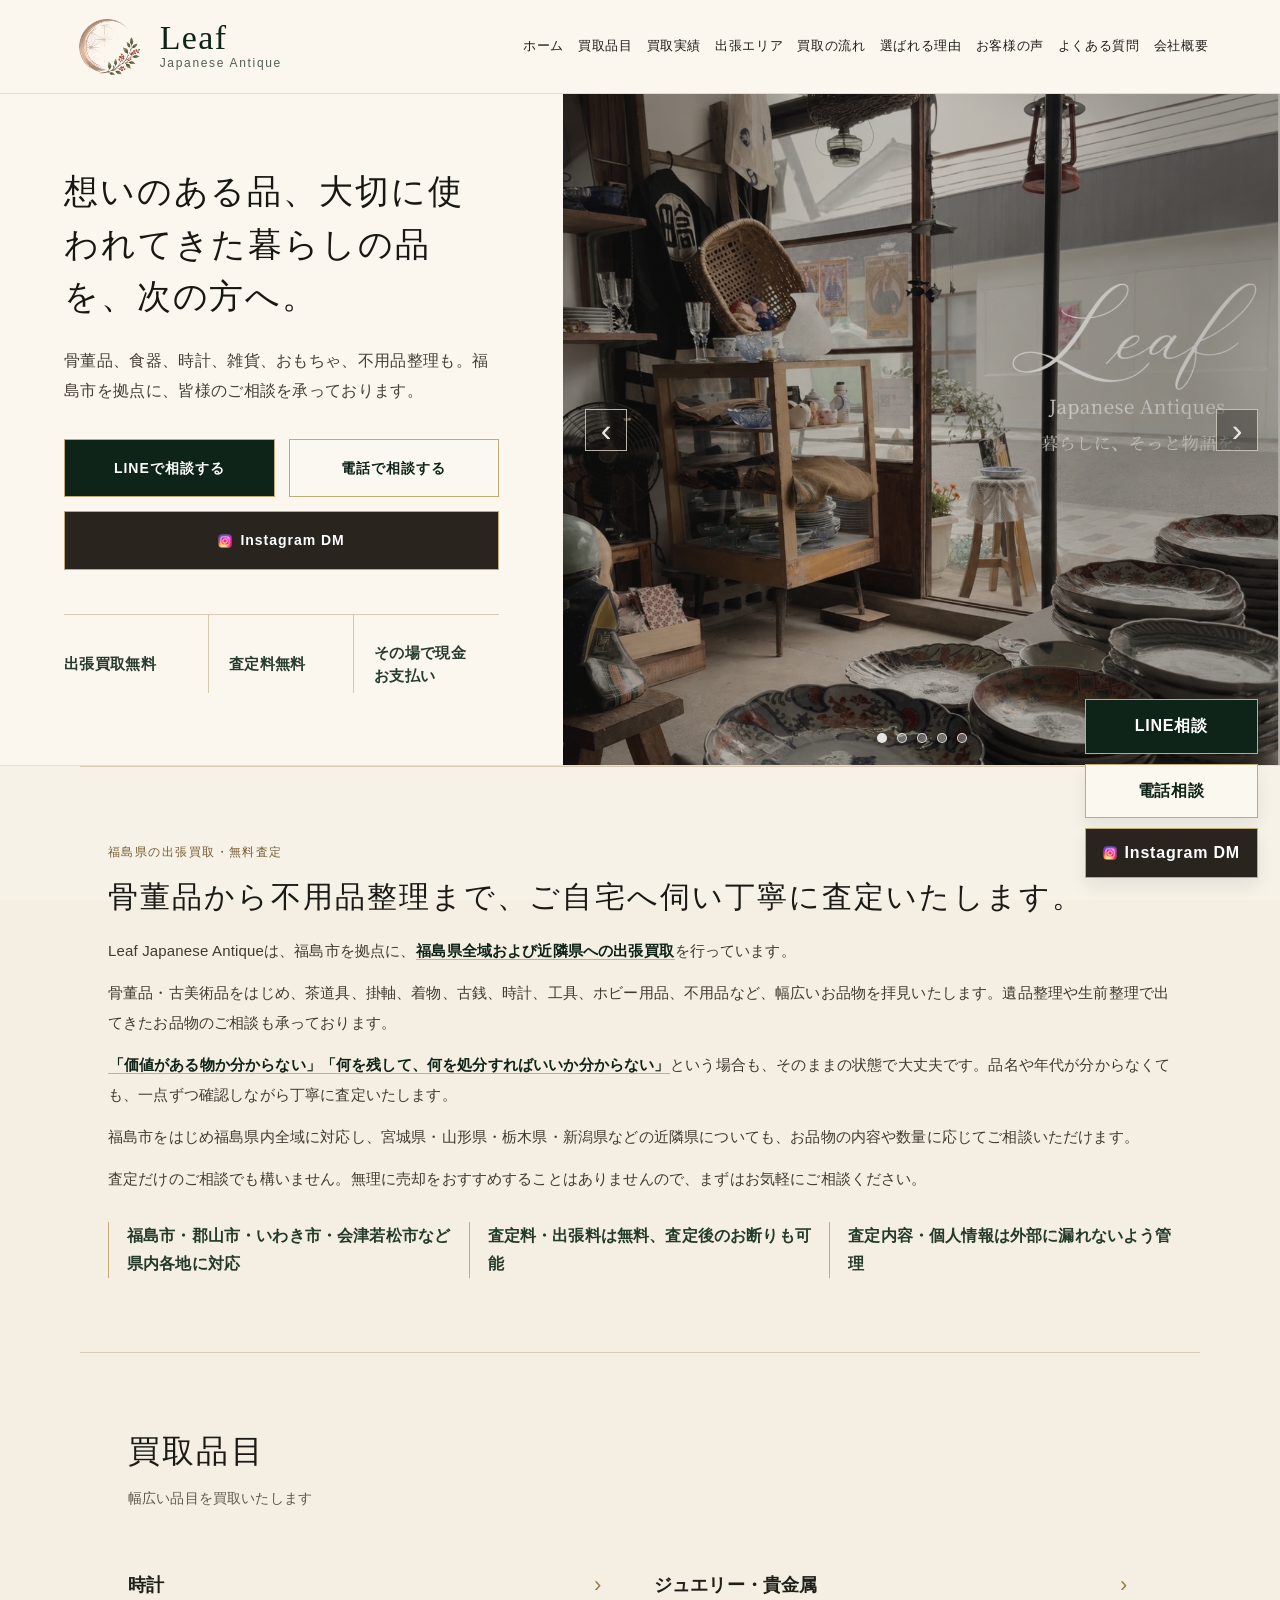
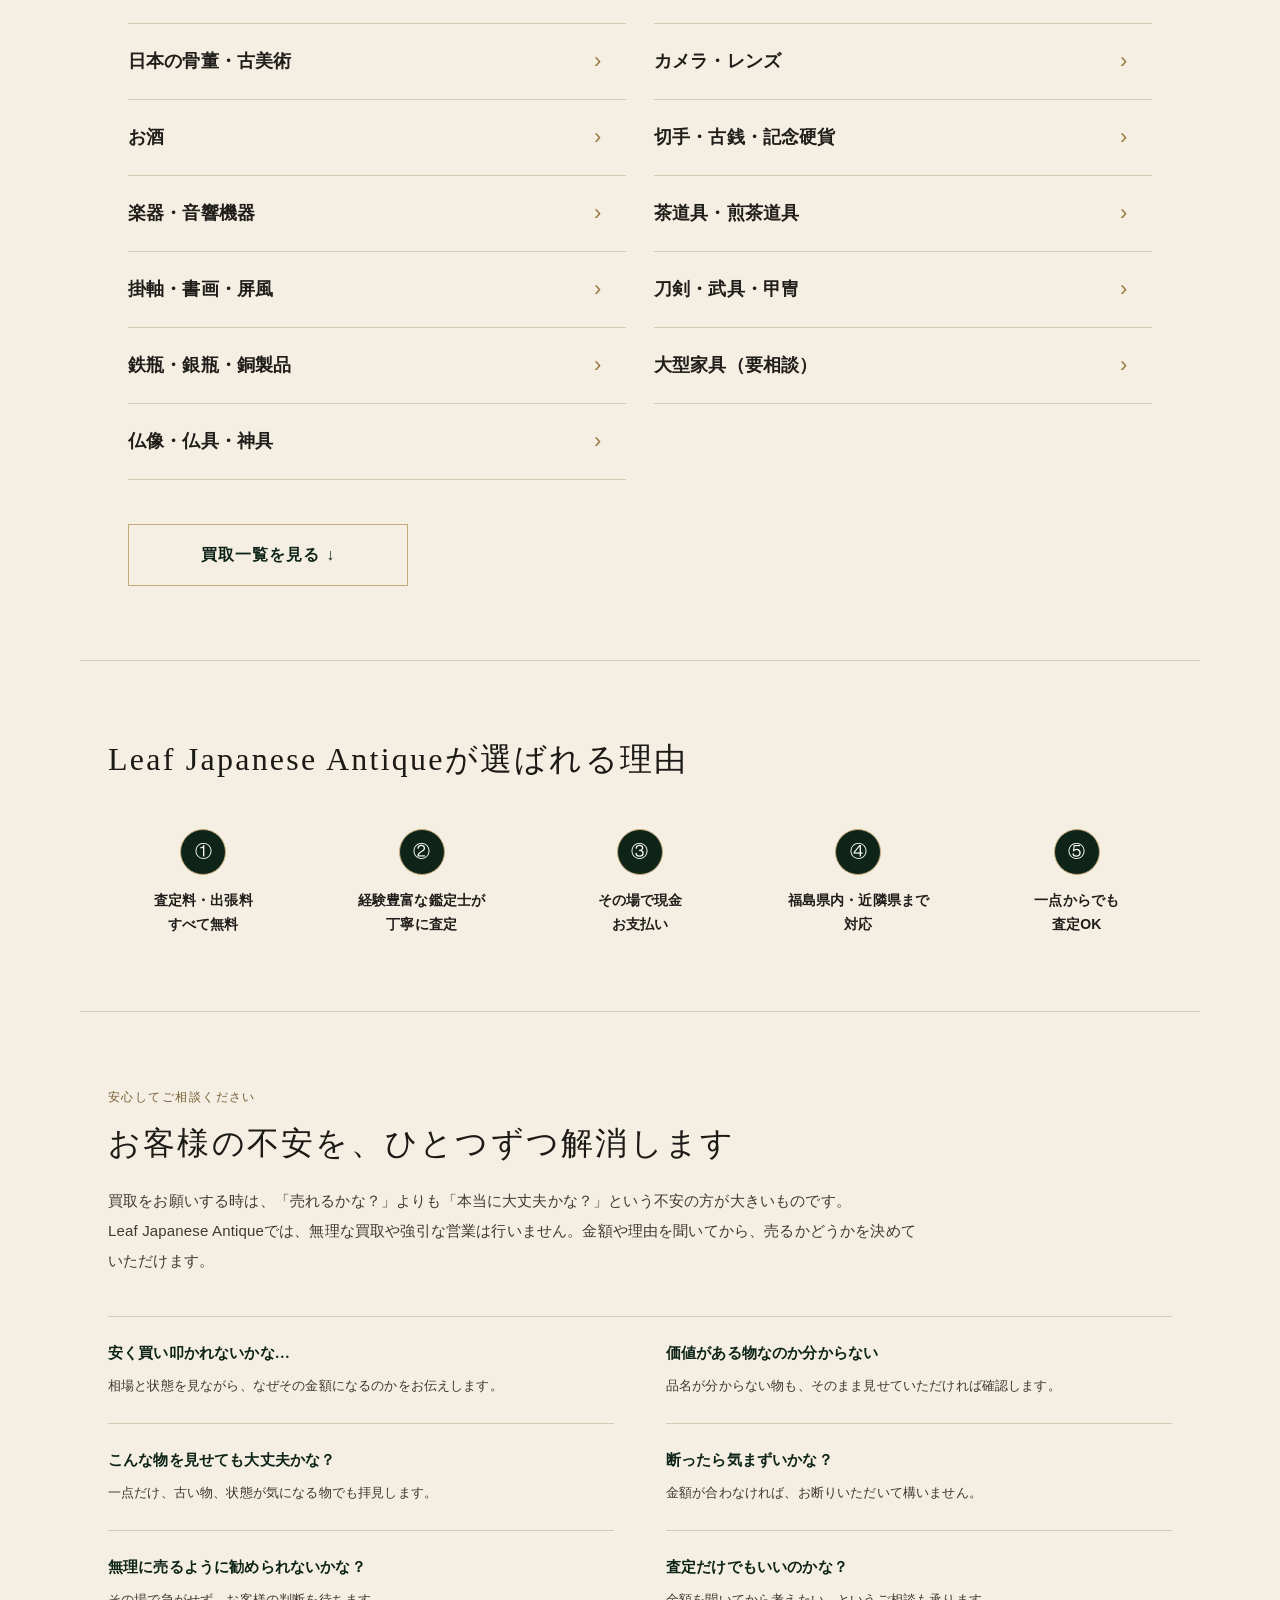
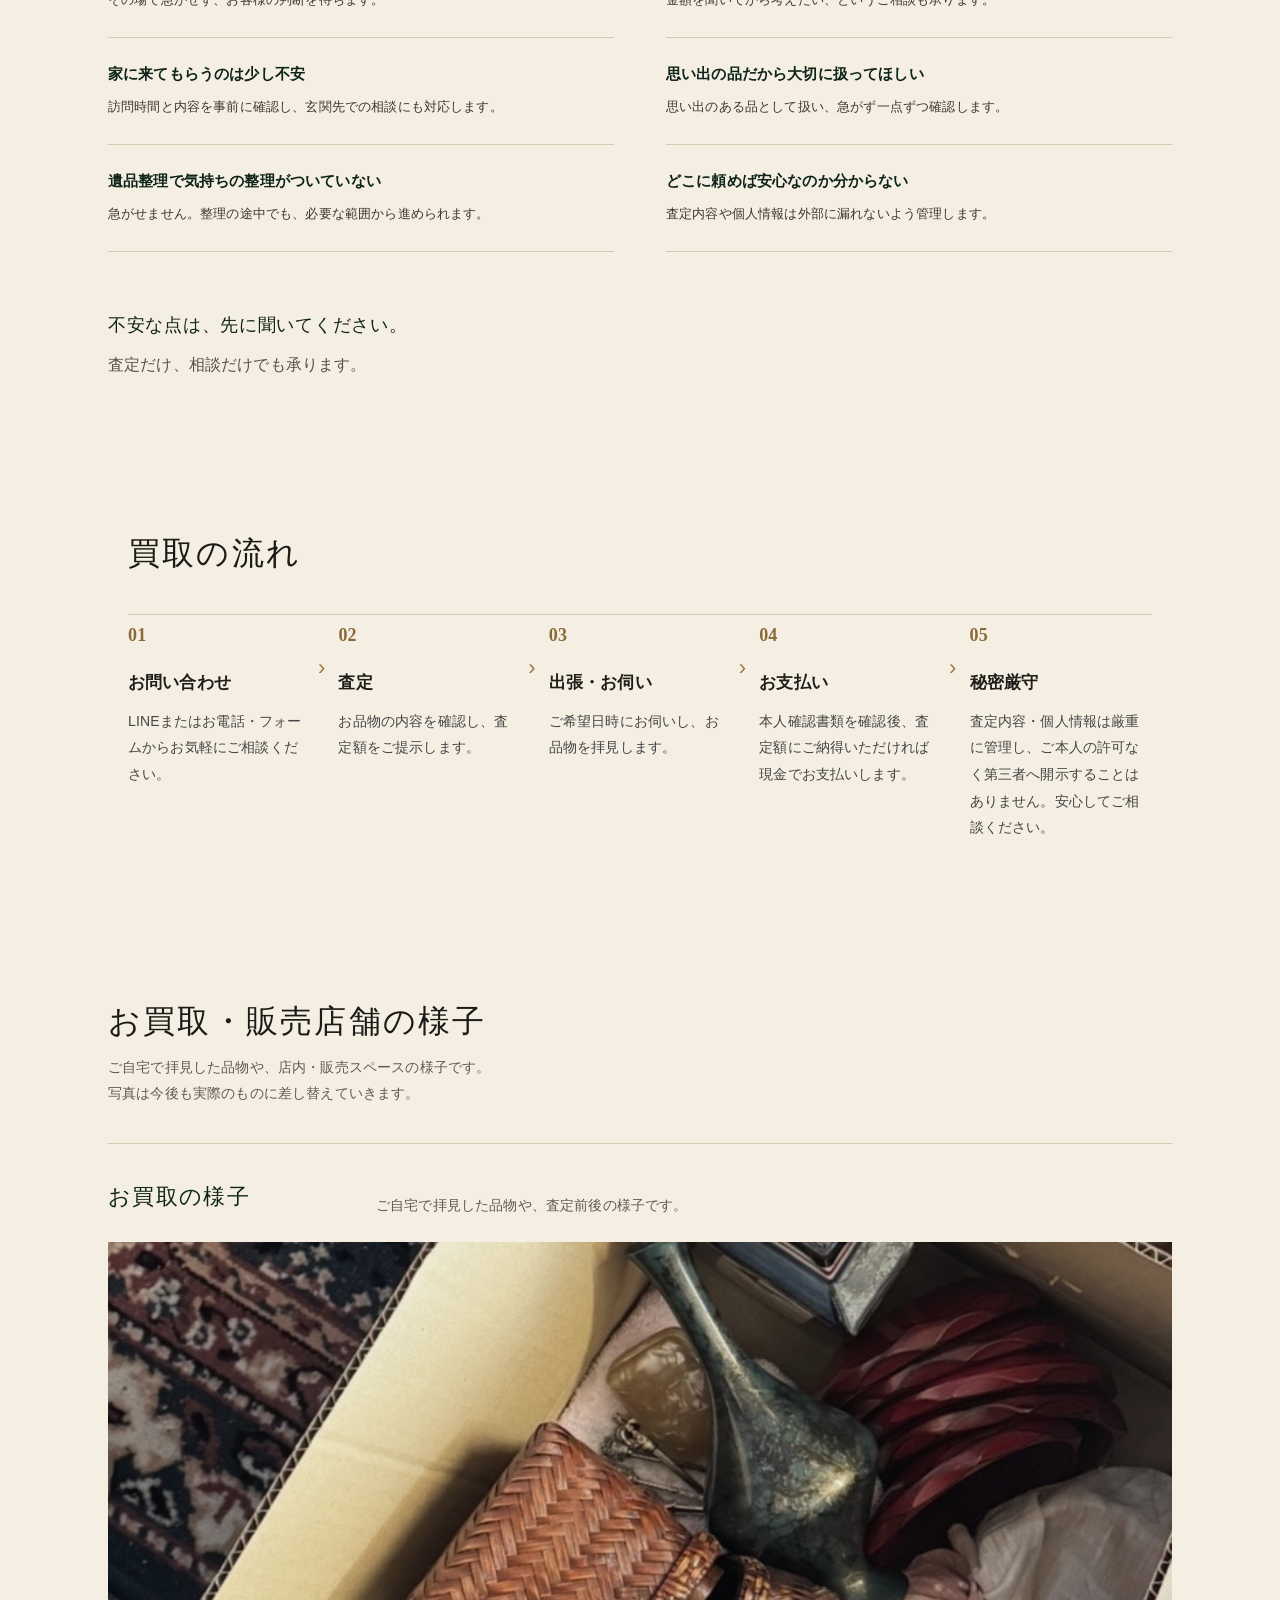
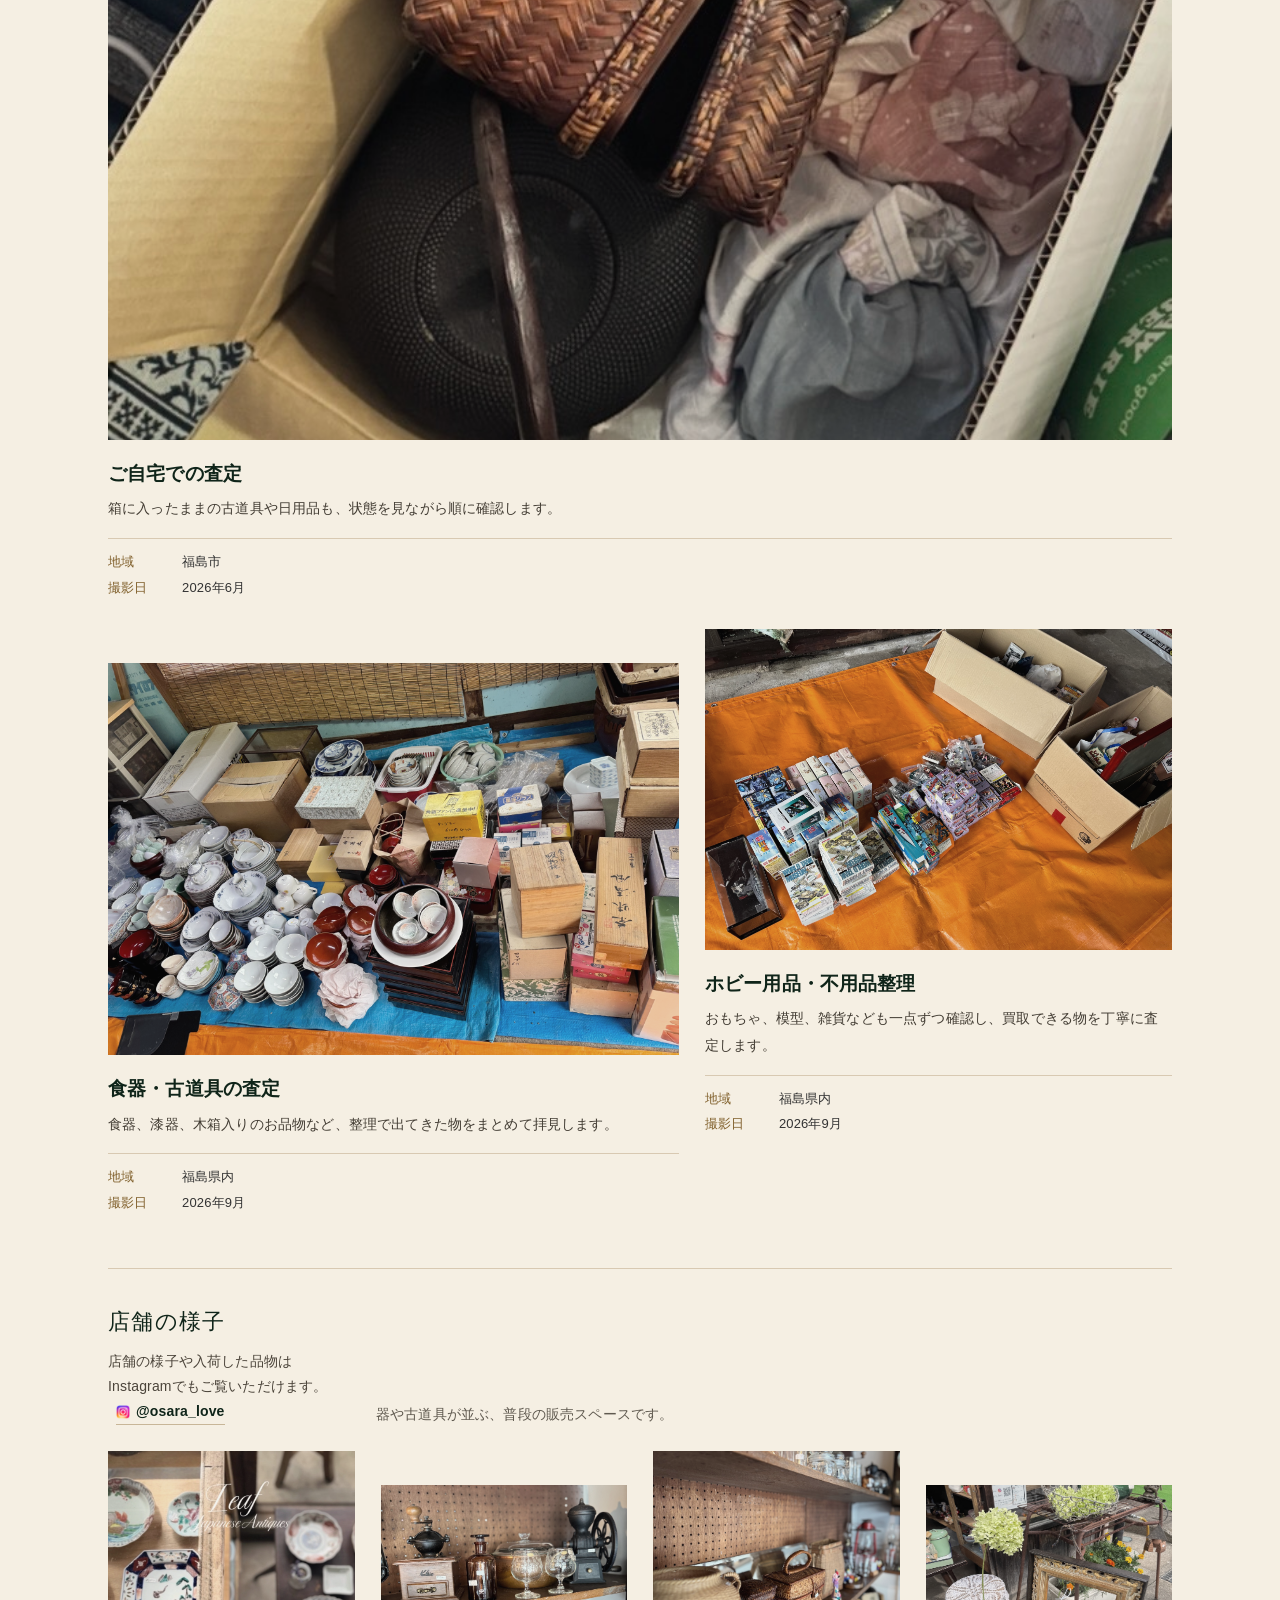
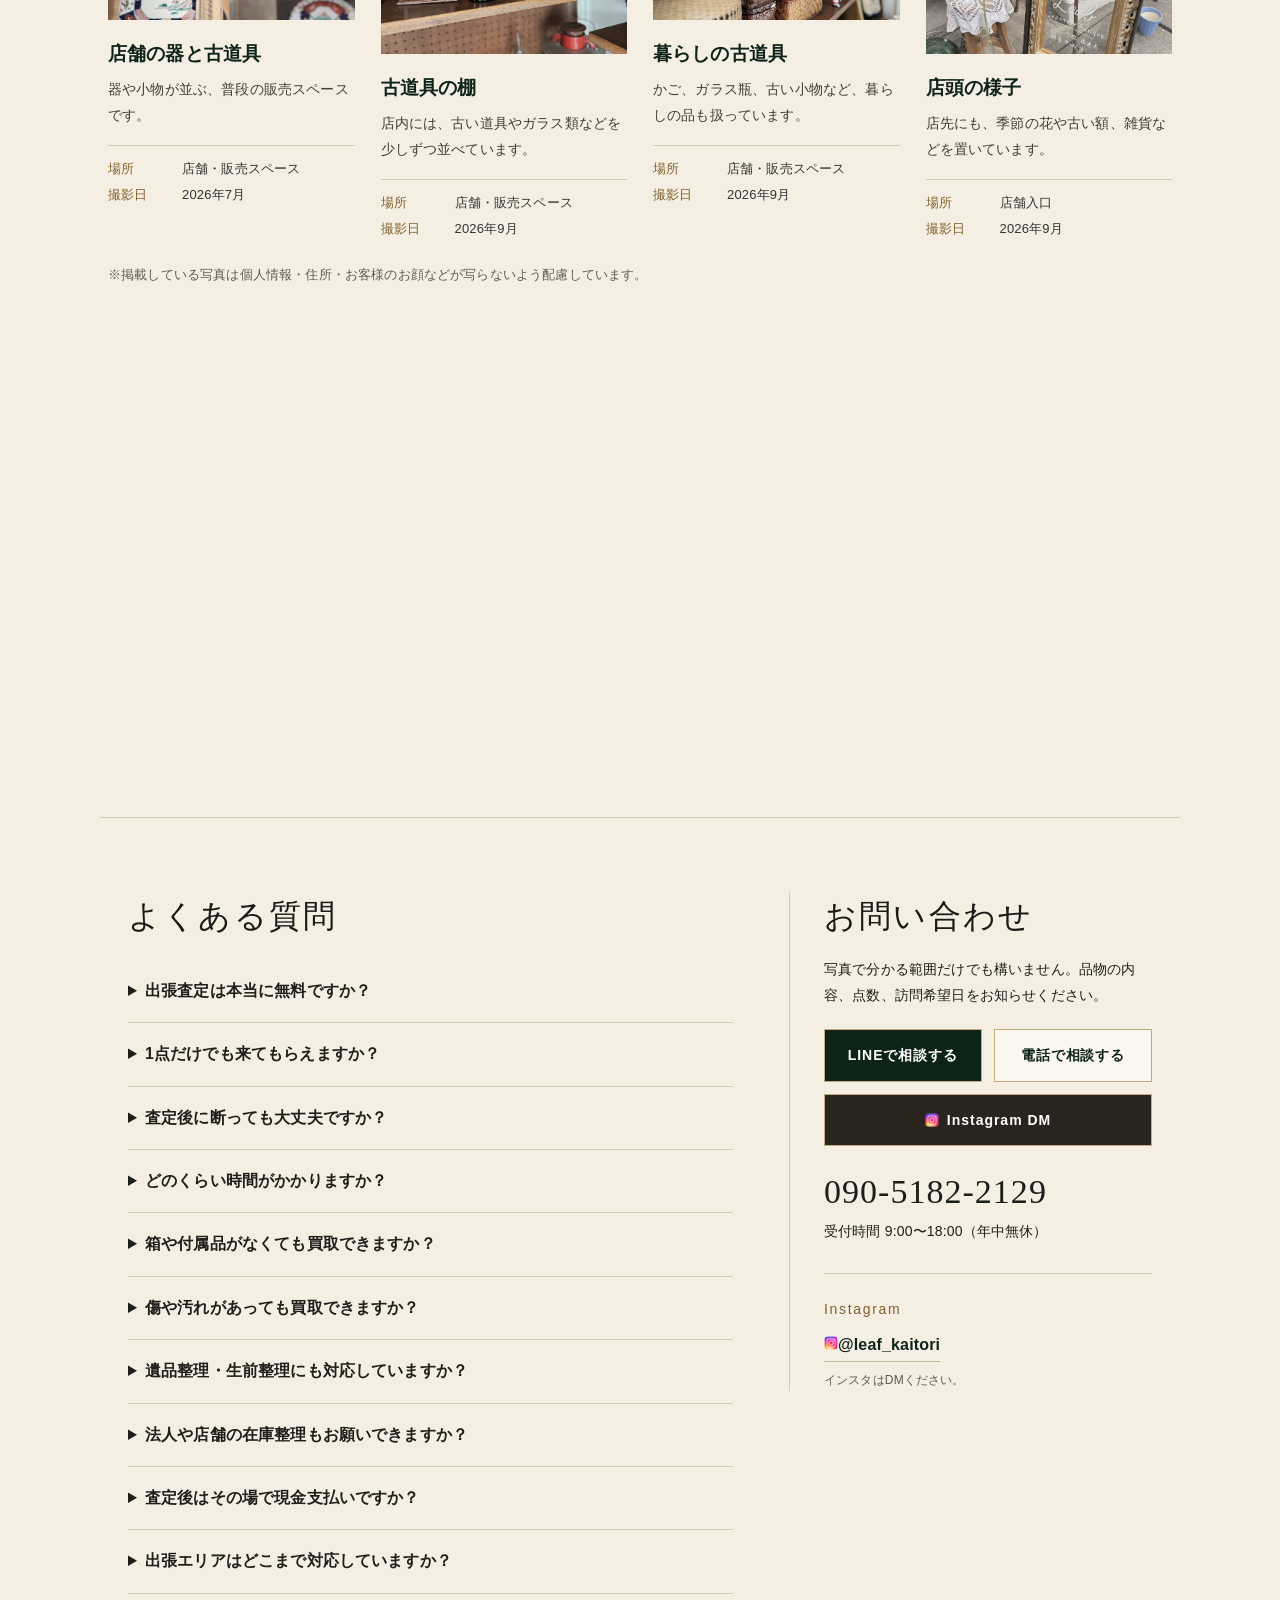
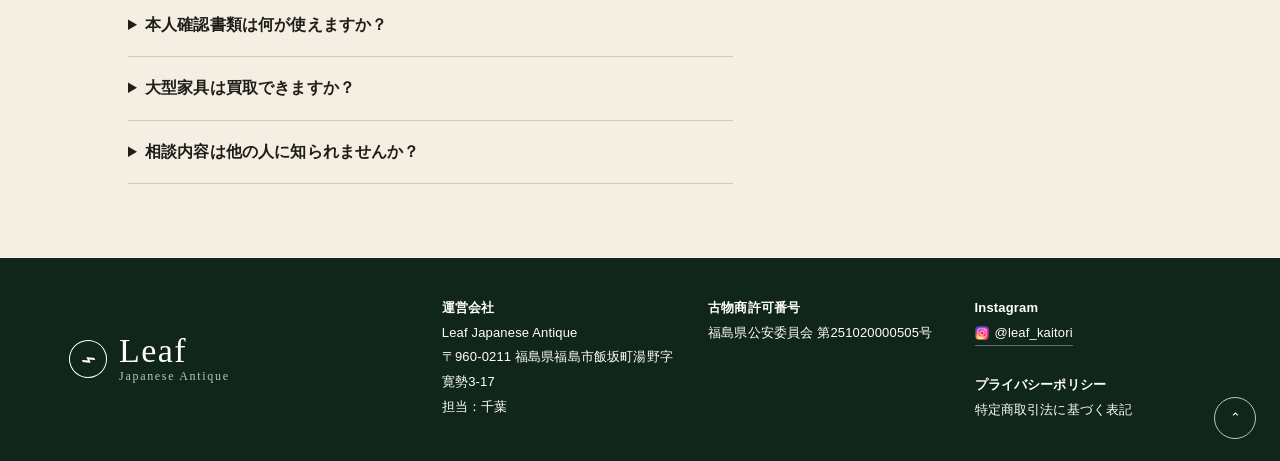
<file: index.html>
<!doctype html>
<html lang="ja">
<head>
  <meta charset="utf-8" />
  <meta name="viewport" content="width=device-width, initial-scale=1" />
  <title>福島県の出張買取・不用品買取｜骨董品・着物・古銭・遺品整理ならLeaf Japanese Antique</title>
  <meta name="description" content="Leaf Japanese Antiqueは福島市を拠点に、福島県全域および宮城県・山形県・栃木県・新潟県など近隣県への出張買取・無料査定に対応。骨董品買取、不用品買取、遺品整理品のご相談も承ります。" />
  <meta name="keywords" content="福島県 出張買取,福島市 出張買取,宮城県 出張買取,山形県 出張買取,栃木県 出張買取,新潟県 出張買取,骨董品 買取,不用品 買取,着物 買取,古銭 買取" />
  <meta name="robots" content="index,follow" />
  <link rel="canonical" href="https://leaf-miyako.github.io/leaf-japanese-antique/" />
  <meta property="og:locale" content="ja_JP" />
  <meta property="og:type" content="website" />
  <meta property="og:site_name" content="Leaf Japanese Antique" />
  <meta property="og:title" content="福島県の出張買取・不用品買取｜Leaf Japanese Antique" />
  <meta property="og:description" content="福島市を拠点に、福島県全域および近隣県への出張買取に対応。骨董品・不用品・遺品整理品などを丁寧に無料査定します。" />
  <meta property="og:url" content="https://leaf-miyako.github.io/leaf-japanese-antique/" />
  <meta property="og:image" content="assets/logo-main.png" />
  <meta name="twitter:card" content="summary_large_image" />
  <link rel="icon" type="image/png" href="assets/favicon.png" />
  <link rel="stylesheet" href="style.css?v=20260909a" />
  <script type="application/ld+json">
  {
    "@context": "https://schema.org",
    "@graph": [
      {
        "@type": ["LocalBusiness", "ProfessionalService"],
        "@id": "#leaf-japanese-antique",
        "name": "Leaf Japanese Antique",
        "image": "assets/logo-main.png",
        "telephone": "+81-90-5182-2129",
        "priceRange": "査定無料",
        "address": {
          "@type": "PostalAddress",
          "postalCode": "960-0211",
          "addressRegion": "福島県",
          "addressLocality": "福島市",
          "streetAddress": "飯坂町湯野字寛勢3-17",
          "addressCountry": "JP"
        },
        "areaServed": [
          "福島市", "郡山市", "いわき市", "会津若松市", "白河市", "須賀川市", "二本松市", "伊達市", "南相馬市", "福島県全域", "宮城県", "山形県", "栃木県", "新潟県", "近隣県"
        ],
        "knowsAbout": [
          "出張買取", "不用品買取", "骨董品", "茶道具", "着物", "古銭", "切手", "時計", "貴金属", "カメラ", "工具", "遺品整理", "生前整理"
        ]
      },
      {
        "@type": "Service",
        "name": "福島県の出張買取・無料査定",
        "provider": {"@id": "#leaf-japanese-antique"},
        "serviceType": "出張買取",
        "areaServed": ["福島県全域", "宮城県", "山形県", "栃木県", "新潟県"],
        "description": "福島市を拠点に、福島県全域および近隣県への出張買取に対応。骨董品買取、不用品買取、遺品整理品などを無料査定します。"
      },
      {
        "@type": "FAQPage",
        "mainEntity": [
          {
            "@type": "Question",
            "name": "出張査定は本当に無料ですか？",
            "acceptedAnswer": {"@type": "Answer", "text": "はい。査定料・出張料は無料です。査定後にご成約とならない場合も費用はいただきません。"}
          },
          {
            "@type": "Question",
            "name": "1点だけでも来てもらえますか？",
            "acceptedAnswer": {"@type": "Answer", "text": "はい。一点からでもお気軽にご相談ください。お品物の内容により、写真で事前確認をお願いする場合があります。"}
          },
          {
            "@type": "Question",
            "name": "査定後に断っても大丈夫ですか？",
            "acceptedAnswer": {"@type": "Answer", "text": "もちろん大丈夫です。査定額にご納得いただけない場合は、その場でお断りいただけます。"}
          },
          {
            "@type": "Question",
            "name": "出張エリアはどこまで対応していますか？",
            "acceptedAnswer": {"@type": "Answer", "text": "福島県内を中心に対応しています。近隣県やその他地域も内容によりご相談いただけます。"}
          }
        ]
      }
    ]
  }
  </script>
</head>
<body>
  <header class="site-header">
    <a class="logo" href="index.html" aria-label="Leaf Japanese Antique ホーム">
      <img class="logo-icon" src="assets/logo-icon.png?v=20260820" alt="Leaf Japanese Antique ロゴ" />
      <span class="logo-text"><strong>Leaf</strong><small>Japanese Antique</small></span>
    </a>
    <button class="menu-toggle" aria-label="メニューを開く">☰</button>
    <nav class="nav">
      <a href="index.html">ホーム</a>
      <a href="#items">買取品目</a>
      <a href="results.html">買取実績</a>
      <a href="area.html">出張エリア</a>
      <a href="#flow">買取の流れ</a>
      <a href="#reason">選ばれる理由</a>
      <a href="#voice">お客様の声</a>
      <a href="#faq">よくある質問</a>
      <a href="#company">会社概要</a>
    </nav>
    <div class="header-actions">
      <a class="btn btn-green" href="https://line.me/R/ti/p/@191wwmqs" target="_blank" rel="noopener">LINEで相談する</a>
      <a class="btn btn-light" href="#phone-contact" data-phone-modal aria-label="電話番号を表示する">電話で相談する</a>
      <a class="btn btn-instagram" href="https://www.instagram.com/leaf_kaitori?utm_source=ig_web_button_share_sheet&amp;stkn=ZDNlZDc0MzIxNw==" target="_blank" rel="noopener" aria-label="InstagramのDMで買取相談">Instagram DM</a>
    </div>
  </header>

  <main>
    <section class="hero">
      <div class="hero-copy reveal">
        <h1>想いのある品、大切に使われてきた暮らしの品を、次の方へ。</h1>
        <p>骨董品、食器、時計、雑貨、おもちゃ、不用品整理も。福島市を拠点に、皆様のご相談を承っております。</p>
        <div class="hero-buttons">
          <a class="btn btn-green btn-large" href="https://line.me/R/ti/p/@191wwmqs" target="_blank" rel="noopener">LINEで相談する</a>
          <a class="btn btn-light btn-large" href="#phone-contact" data-phone-modal aria-label="電話番号を表示する">電話で相談する</a>
          <a class="btn btn-instagram btn-large" href="https://www.instagram.com/leaf_kaitori?utm_source=ig_web_button_share_sheet&amp;stkn=ZDNlZDc0MzIxNw==" target="_blank" rel="noopener" aria-label="InstagramのDMで買取相談">Instagram DM</a>
        </div>
        <div class="hero-points">
          <div><b>出張買取無料</b></div>
          <div><b>査定料無料</b></div>
          <div><b>その場で現金お支払い</b></div>
        </div>
      </div>
      <div class="hero-image hero-slideshow" data-hero-slider aria-label="不用品買取の幅広い品目を紹介するスライドショー">
        <div class="hero-slide hero-slide-store is-active" style="background-image:url('assets/hero-slide-1.jpg?v=20260906')" aria-hidden="false"></div>
        <div class="hero-slide" style="background-image:url('assets/hero-slide-2.jpg')" aria-hidden="true"></div>
        <div class="hero-slide" style="background-image:url('assets/hero-slide-3.jpg')" aria-hidden="true"></div>
        <div class="hero-slide" style="background-image:url('assets/hero-slide-4.jpg')" aria-hidden="true"></div>
        <div class="hero-slide" style="background-image:url('assets/hero-slide-5.jpg?v=20260906')" aria-hidden="true"></div>
        <button class="hero-arrow hero-prev" type="button" aria-label="前の画像へ" data-hero-prev>‹</button>
        <button class="hero-arrow hero-next" type="button" aria-label="次の画像へ" data-hero-next>›</button>
        <div class="hero-dots" aria-label="スライド切り替え">
          <button class="is-active" type="button" aria-label="1枚目を表示" data-hero-dot="0"></button>
          <button type="button" aria-label="2枚目を表示" data-hero-dot="1"></button>
          <button type="button" aria-label="3枚目を表示" data-hero-dot="2"></button>
          <button type="button" aria-label="4枚目を表示" data-hero-dot="3"></button>
          <button type="button" aria-label="5枚目を表示" data-hero-dot="4"></button>
        </div>
      </div>
    </section>

    <section class="section local-seo reveal" aria-label="福島県の出張買取について">
      <p class="section-label">福島県の出張買取・無料査定</p>
      <h2>骨董品から不用品整理まで、ご自宅へ伺い丁寧に査定いたします。</h2>
      <p>
        Leaf Japanese Antiqueは、福島市を拠点に、<strong class="local-highlight">福島県全域および近隣県への出張買取</strong>を行っています。
      </p>
      <p>
        骨董品・古美術品をはじめ、茶道具、掛軸、着物、古銭、時計、工具、ホビー用品、不用品など、幅広いお品物を拝見いたします。遺品整理や生前整理で出てきたお品物のご相談も承っております。
      </p>
      <p>
        <strong class="local-highlight">「価値がある物か分からない」「何を残して、何を処分すればいいか分からない」</strong>という場合も、そのままの状態で大丈夫です。品名や年代が分からなくても、一点ずつ確認しながら丁寧に査定いたします。
      </p>
      <p>
        福島市をはじめ福島県内全域に対応し、宮城県・山形県・栃木県・新潟県などの近隣県についても、お品物の内容や数量に応じてご相談いただけます。
      </p>
      <p>
        査定だけのご相談でも構いません。無理に売却をおすすめすることはありませんので、まずはお気軽にご相談ください。
      </p>
      <ul>
        <li>福島市・郡山市・いわき市・会津若松市など県内各地に対応</li>
        <li>査定料・出張料は無料、査定後のお断りも可能</li>
        <li>査定内容・個人情報は外部に漏れないよう管理</li>
      </ul>
    </section>

    <section id="items" class="section section-items reveal">
      <div class="section-title">
        <span></span><h2>買取品目</h2><span></span>
        <p>幅広い品目を買取いたします</p>
      </div>
      <div class="item-list two-col">
        <a class="item-row" href="items.html#watch"><img src="assets/icon-watch.svg" alt="" /><b>時計</b><em>›</em></a>
        <a class="item-row" href="items.html#jewelry"><img src="assets/icon-ring.svg" alt="" /><b>ジュエリー・貴金属</b><em>›</em></a>
        <a class="item-row" href="items.html#antique"><img src="assets/icon-vase.svg" alt="" /><b>日本の骨董・古美術</b><em>›</em></a>
        <a class="item-row" href="items.html#camera"><img src="assets/icon-camera.svg" alt="" /><b>カメラ・レンズ</b><em>›</em></a>
        <a class="item-row" href="items.html#sake"><img src="assets/icon-bottle.svg" alt="" /><b>お酒</b><em>›</em></a>
        <a class="item-row" href="items.html#coin"><img src="assets/icon-coin.svg" alt="" /><b>切手・古銭・記念硬貨</b><em>›</em></a>
        <a class="item-row" href="items.html#music"><img src="assets/icon-guitar.svg" alt="" /><b>楽器・音響機器</b><em>›</em></a>
        <a class="item-row" href="items.html#tea"><img src="assets/icon-tea.svg" alt="" /><b>茶道具・煎茶道具</b><em>›</em></a>
        <a class="item-row" href="items.html#scroll"><img src="assets/icon-scroll.svg" alt="" /><b>掛軸・書画・屏風</b><em>›</em></a>
        <a class="item-row" href="items.html#sword"><img src="assets/icon-sword.svg" alt="" /><b>刀剣・武具・甲冑</b><em>›</em></a>
        <a class="item-row" href="items.html#metal"><img src="assets/icon-kettle.svg" alt="" /><b>鉄瓶・銀瓶・銅製品</b><em>›</em></a>
        <a class="item-row" href="items.html#large-furniture"><img src="assets/icon-vase.svg" alt="" /><b>大型家具（要相談）</b><em>›</em></a>
        <a class="item-row" href="items.html#buddha"><img src="assets/icon-buddha.svg" alt="" /><b>仏像・仏具・神具</b><em>›</em></a>
      </div>
      <a class="center-btn" href="items.html">買取一覧を見る</a>
    </section>

    <section id="reason" class="section reason reveal">
      <h2>Leaf Japanese Antiqueが選ばれる理由</h2>
      <div class="reason-grid">
        <div><span>①</span><b>査定料・出張料<br />すべて無料</b></div>
        <div><span>②</span><b>経験豊富な鑑定士が<br />丁寧に査定</b></div>
        <div><span>③</span><b>その場で現金<br />お支払い</b></div>
        <div><span>④</span><b>福島県内・近隣県まで<br />対応</b></div>
        <div><span>⑤</span><b>一点からでも<br />査定OK</b></div>
      </div>
    </section>

    <section id="anxiety" class="section anxiety reveal">
      <div class="anxiety-head">
        <p class="section-label">安心してご相談ください</p>
        <h2>お客様の不安を、ひとつずつ解消します</h2>
        <p class="anxiety-lead">
          買取をお願いする時は、「売れるかな？」よりも「本当に大丈夫かな？」という不安の方が大きいものです。<br />
          Leaf Japanese Antiqueでは、無理な買取や強引な営業は行いません。金額や理由を聞いてから、売るかどうかを決めていただけます。
        </p>
      </div>
      <div class="anxiety-grid">
        <article class="anxiety-card">
          <h3>安く買い叩かれないかな…</h3>
          <p>相場と状態を見ながら、なぜその金額になるのかをお伝えします。</p>
        </article>
        <article class="anxiety-card">
          <h3>価値がある物なのか分からない</h3>
          <p>品名が分からない物も、そのまま見せていただければ確認します。</p>
        </article>
        <article class="anxiety-card">
          <h3>こんな物を見せても大丈夫かな？</h3>
          <p>一点だけ、古い物、状態が気になる物でも拝見します。</p>
        </article>
        <article class="anxiety-card">
          <h3>断ったら気まずいかな？</h3>
          <p>金額が合わなければ、お断りいただいて構いません。</p>
        </article>
        <article class="anxiety-card">
          <h3>無理に売るように勧められないかな？</h3>
          <p>その場で急がせず、お客様の判断を待ちます。</p>
        </article>
        <article class="anxiety-card">
          <h3>査定だけでもいいのかな？</h3>
          <p>金額を聞いてから考えたい、というご相談も承ります。</p>
        </article>
        <article class="anxiety-card">
          <h3>家に来てもらうのは少し不安</h3>
          <p>訪問時間と内容を事前に確認し、玄関先での相談にも対応します。</p>
        </article>
        <article class="anxiety-card">
          <h3>思い出の品だから大切に扱ってほしい</h3>
          <p>思い出のある品として扱い、急がず一点ずつ確認します。</p>
        </article>
        <article class="anxiety-card">
          <h3>遺品整理で気持ちの整理がついていない</h3>
          <p>急がせません。整理の途中でも、必要な範囲から進められます。</p>
        </article>
        <article class="anxiety-card">
          <h3>どこに頼めば安心なのか分からない</h3>
          <p>査定内容や個人情報は外部に漏れないよう管理します。</p>
        </article>
      </div>
      <div class="anxiety-message">
        <strong>不安な点は、先に聞いてください。</strong>
        <p>査定だけ、相談だけでも承ります。</p>
      </div>
    </section>

    <section id="flow" class="section reveal">
      <div class="section-title"><span></span><h2>買取の流れ</h2><span></span></div>
      <div class="flow-grid">
        <article><strong>01</strong><h3>お問い合わせ</h3><p>LINEまたはお電話・フォームからお気軽にご相談ください。</p></article>
        <article><strong>02</strong><h3>査定</h3><p>お品物の内容を確認し、査定額をご提示します。</p></article>
        <article><strong>03</strong><h3>出張・お伺い</h3><p>ご希望日時にお伺いし、お品物を拝見します。</p></article>
        <article><strong>04</strong><h3>お支払い</h3><p>本人確認書類を確認後、査定額にご納得いただければ現金でお支払いします。</p></article>
        <article><strong>05</strong><h3>秘密厳守</h3><p>査定内容・個人情報は厳重に管理し、ご本人の許可なく第三者へ開示することはありません。安心してご相談ください。</p></article>
      </div>
    </section>

    <section id="pickup-results" class="section pickup-results reveal">
      <div class="section-title">
        <span></span><h2>お買取・販売店舗の様子</h2><span></span>
        <p>ご自宅で拝見した品物や、店内・販売スペースの様子です。<br />写真は今後も実際のものに差し替えていきます。</p>
      </div>
      <div class="gallery-block">
        <div class="gallery-heading">
          <h3>お買取の様子</h3>
          <p>ご自宅で拝見した品物や、査定前後の様子です。</p>
        </div>
        <div class="pickup-result-grid pickup-result-grid-buying">
          <!-- お買取の様子カード：ここからコピーして追加 -->
          <article class="pickup-result-card featured">
            <img src="assets/gallery-01.jpg?v=20260915" alt="ご自宅でのお買取の様子" />
            <div>
              <h3>ご自宅での査定</h3>
              <p>箱に入ったままの古道具や日用品も、状態を見ながら順に確認します。</p>
              <dl>
                <dt>地域</dt><dd>福島市</dd>
              <dt>撮影日</dt><dd>2026年6月</dd>
            </dl>
            </div>
          </article>
          <article class="pickup-result-card">
            <img src="assets/gallery-06.jpg?v=20260919" alt="ご自宅で拝見した食器や古道具の買取品" />
            <div>
              <h3>食器・古道具の査定</h3>
              <p>食器、漆器、木箱入りのお品物など、整理で出てきた物をまとめて拝見します。</p>
              <dl>
                <dt>地域</dt><dd>福島県内</dd>
                <dt>撮影日</dt><dd>2026年9月</dd>
              </dl>
            </div>
          </article>
          <article class="pickup-result-card">
            <img src="assets/gallery-07.jpg?v=20260919" alt="ご自宅で拝見したホビー用品や不用品整理の品物" />
            <div>
              <h3>ホビー用品・不用品整理</h3>
              <p>おもちゃ、模型、雑貨なども一点ずつ確認し、買取できる物を丁寧に査定します。</p>
              <dl>
                <dt>地域</dt><dd>福島県内</dd>
                <dt>撮影日</dt><dd>2026年9月</dd>
              </dl>
            </div>
          </article>
          <!-- お買取の様子カード：ここまで -->
        </div>
      </div>
      <div class="gallery-block gallery-block-store">
        <div class="gallery-heading">
          <div class="gallery-heading-title">
            <h3>店舗の様子</h3>
            <p class="store-instagram">店舗の様子や入荷した品物はInstagramでもご覧いただけます。<a class="instagram-link" href="https://www.instagram.com/osara_love/?hl=ja#" target="_blank" rel="noopener" aria-label="店舗Instagram @osara_love">@osara_love</a></p>
          </div>
          <p>器や古道具が並ぶ、普段の販売スペースです。</p>
        </div>
        <div class="pickup-result-grid pickup-result-grid-store">
          <!-- 店舗の様子カード：ここからコピーして追加 -->
          <article class="pickup-result-card">
            <img src="assets/gallery-02.jpg?v=20260915" alt="店舗・販売スペースの様子" />
            <div>
              <h3>店舗の器と古道具</h3>
              <p>器や小物が並ぶ、普段の販売スペースです。</p>
              <dl>
                <dt>場所</dt><dd>店舗・販売スペース</dd>
                <dt>撮影日</dt><dd>2026年7月</dd>
              </dl>
            </div>
          </article>
          <!-- 店舗の様子カード：ここまで -->
          <article class="pickup-result-card">
            <img src="assets/gallery-03.jpg?v=20260915" alt="店舗に並ぶ古道具とガラス類" />
            <div>
              <h3>古道具の棚</h3>
              <p>店内には、古い道具やガラス類などを少しずつ並べています。</p>
              <dl>
                <dt>場所</dt><dd>店舗・販売スペース</dd>
                <dt>撮影日</dt><dd>2026年9月</dd>
              </dl>
            </div>
          </article>
          <article class="pickup-result-card">
            <img src="assets/gallery-04.jpg?v=20260915" alt="店舗に並ぶかごとガラス瓶" />
            <div>
              <h3>暮らしの古道具</h3>
              <p>かご、ガラス瓶、古い小物など、暮らしの品も扱っています。</p>
              <dl>
                <dt>場所</dt><dd>店舗・販売スペース</dd>
                <dt>撮影日</dt><dd>2026年9月</dd>
              </dl>
            </div>
          </article>
          <article class="pickup-result-card">
            <img src="assets/gallery-05.jpg?v=20260915" alt="店舗入口と店頭に並ぶ品物" />
            <div>
              <h3>店頭の様子</h3>
              <p>店先にも、季節の花や古い額、雑貨などを置いています。</p>
              <dl>
                <dt>場所</dt><dd>店舗入口</dd>
                <dt>撮影日</dt><dd>2026年9月</dd>
              </dl>
            </div>
          </article>
        </div>
      </div>
      <p class="result-note">※掲載している写真は個人情報・住所・お客様のお顔などが写らないよう配慮しています。</p>
    </section>

    <section id="voice" class="section voice reveal">
      <h2>お客様の声</h2>
      <div class="voice-scroll" aria-label="お客様の声">
        <div class="voice-track">
          <article><div class="stars">★★★★★</div><p>祖父の遺品で、何を残せばよいか迷っていました。ひとつずつ見てもらえたので整理が進みました。</p><small>福島市 / 60代男性</small></article>
          <article><div class="stars">★★★★★</div><p>写真を送ってからの日程調整が早く、当日も落ち着いた対応でした。</p><small>郡山市 / 40代女性</small></article>
          <article><div class="stars">★★★★★</div><p>茶道具の説明が分かりやすく、金額にも納得してお願いできました。</p><small>いわき市 / 70代男性</small></article>
          <article><div class="stars">★★★★★</div><p>蔵から出てきた物をまとめて相談しました。売れる物と難しい物を分けて教えてくれました。</p><small>会津若松市 / 50代女性</small></article>
          <article><div class="stars">★★★★★</div><p>時計とカメラを見てもらいました。古い物でも状態をきちんと確認してくれました。</p><small>白河市 / 40代男性</small></article>
          <article><div class="stars">★★★★★</div><p>母の着物と小物をお願いしました。量が多かったのですが、急かされず助かりました。</p><small>須賀川市 / 60代女性</small></article>
          <article><div class="stars">★★★★★</div><p>一点だけの相談でしたが、来てもらえてありがたかったです。</p><small>二本松市 / 50代男性</small></article>
          <article><div class="stars">★★★★★</div><p>遺品整理の途中で相談しました。必要な物を確認しながら進められました。</p><small>福島市 / 70代女性</small></article>
          <article><div class="stars">★★★★★</div><p>祖父の遺品で、何を残せばよいか迷っていました。ひとつずつ見てもらえたので整理が進みました。</p><small>福島市 / 60代男性</small></article>
          <article><div class="stars">★★★★★</div><p>写真を送ってからの日程調整が早く、当日も落ち着いた対応でした。</p><small>郡山市 / 40代女性</small></article>
          <article><div class="stars">★★★★★</div><p>茶道具の説明が分かりやすく、金額にも納得してお願いできました。</p><small>いわき市 / 70代男性</small></article>
          <article><div class="stars">★★★★★</div><p>蔵から出てきた物をまとめて相談しました。売れる物と難しい物を分けて教えてくれました。</p><small>会津若松市 / 50代女性</small></article>
          <article><div class="stars">★★★★★</div><p>時計とカメラを見てもらいました。古い物でも状態をきちんと確認してくれました。</p><small>白河市 / 40代男性</small></article>
          <article><div class="stars">★★★★★</div><p>母の着物と小物をお願いしました。量が多かったのですが、急かされず助かりました。</p><small>須賀川市 / 60代女性</small></article>
          <article><div class="stars">★★★★★</div><p>一点だけの相談でしたが、来てもらえてありがたかったです。</p><small>二本松市 / 50代男性</small></article>
          <article><div class="stars">★★★★★</div><p>遺品整理の途中で相談しました。必要な物を確認しながら進められました。</p><small>福島市 / 70代女性</small></article>
        </div>
      </div>
    </section>

    <section id="faq" class="section contact-wrap reveal">
      <div class="faq-card">
        <h2>よくある質問</h2>
        <details><summary>出張査定は本当に無料ですか？</summary><p>はい。査定料・出張料は無料です。査定後にご成約とならない場合も費用はいただきません。</p></details>
        <details><summary>1点だけでも来てもらえますか？</summary><p>はい。一点からでもお気軽にご相談ください。お品物の内容により、写真で事前確認をお願いする場合があります。</p></details>
        <details><summary>査定後に断っても大丈夫ですか？</summary><p>もちろん大丈夫です。査定額にご納得いただけない場合は、その場でお断りいただけます。</p></details>
        <details><summary>どのくらい時間がかかりますか？</summary><p>点数や内容によりますが、少量の場合は30分前後が目安です。大量整理の場合は事前におおよその時間をご案内します。</p></details>
        <details><summary>箱や付属品がなくても買取できますか？</summary><p>はい。箱・保証書・付属品がないお品物も査定可能です。付属品がある場合は査定額に反映されることがあります。</p></details>
        <details><summary>傷や汚れがあっても買取できますか？</summary><p>状態を確認したうえで査定いたします。古い物や使用感のある物でも価値が残っている場合があります。</p></details>
        <details><summary>遺品整理・生前整理にも対応していますか？</summary><p>はい。秘密厳守で丁寧に対応いたします。量が多い場合もまずはご相談ください。</p></details>
        <details><summary>法人や店舗の在庫整理もお願いできますか？</summary><p>はい。法人様・店舗様の在庫整理、閉店整理、倉庫整理も内容に応じて承ります。</p></details>
        <details><summary>査定後はその場で現金支払いですか？</summary><p>査定額にご納得いただき、ご本人確認が完了した後、その場で現金にてお支払いします。</p></details>
        <details><summary>出張エリアはどこまで対応していますか？</summary><p>福島県内を中心に対応しています。地域や内容によりできる限り早く日程を調整いたします。</p></details>
        <details><summary>本人確認書類は何が使えますか？</summary><p>古物営業法に基づき、ご成約時には現住所・氏名・生年月日を確認できる本人確認書類が必要です。運転免許証、健康保険証、マイナンバーカード、パスポートなどをご用意ください。</p></details>
        <details><summary>大型家具は買取できますか？</summary><p>大型家具は状態・サイズ・搬出経路により異なるため、要相談で承ります。事前に写真をお送りください。</p></details>
        <details><summary>相談内容は他の人に知られませんか？</summary><p>秘密厳守で対応します。査定内容・個人情報をご本人の許可なく第三者へ開示することはありません。</p></details>
      </div>
      <div class="contact-card">
        <h2>お問い合わせ</h2>
        <p>写真で分かる範囲だけでも構いません。品物の内容、点数、訪問希望日をお知らせください。</p>
        <div class="contact-buttons">
          <a class="btn btn-green" href="https://line.me/R/ti/p/@191wwmqs" target="_blank" rel="noopener">LINEで相談する</a>
          <a class="btn btn-light" href="#phone-contact" data-phone-modal aria-label="電話番号を表示する">電話で相談する</a>
          <a class="btn btn-instagram" href="https://www.instagram.com/leaf_kaitori?utm_source=ig_web_button_share_sheet&amp;stkn=ZDNlZDc0MzIxNw==" target="_blank" rel="noopener" aria-label="InstagramのDMで買取相談">Instagram DM</a>
        </div>
        <a class="tel" href="#phone-contact" data-phone-modal aria-label="電話番号を表示する">090-5182-2129</a>
        <p class="hours">受付時間 9:00〜18:00（年中無休）</p>
        <div class="social-info">
          <p class="social-title">Instagram</p>
          <a class="instagram-link" href="https://www.instagram.com/leaf_kaitori?utm_source=ig_web_button_share_sheet&amp;stkn=ZDNlZDc0MzIxNw==" target="_blank" rel="noopener" aria-label="Instagramアカウント">@leaf_kaitori</a>
          <small>インスタはDMください。</small>
        </div>
      </div>
    </section>
  </main>

  <footer id="company" class="footer">
    <div class="footer-brand"><span class="leaf-mark">⌁</span><div><strong>Leaf</strong><small>Japanese Antique</small></div></div>
    <div><b>運営会社</b><br />Leaf Japanese Antique<br />〒960-0211 福島県福島市飯坂町湯野字寛勢3-17<br />担当：千葉</div>
    <div><b>古物商許可番号</b><br />福島県公安委員会 第251020000505号</div>
    <div><b>Instagram</b><br /><a class="instagram-link" href="https://www.instagram.com/leaf_kaitori?utm_source=ig_web_button_share_sheet&amp;stkn=ZDNlZDc0MzIxNw==" target="_blank" rel="noopener">@leaf_kaitori</a><br /><br /><b>プライバシーポリシー</b><br />特定商取引法に基づく表記</div>
    <button class="top-btn" aria-label="ページ上部へ">⌃</button>
  </footer>
  <div class="fixed-contact" aria-label="固定お問い合わせ">
    <a class="fixed-line" href="https://line.me/R/ti/p/@191wwmqs" target="_blank" rel="noopener">LINE相談</a>
    <a class="fixed-tel" href="#phone-contact" data-phone-modal aria-label="電話番号を表示する">電話相談</a>
    <a class="fixed-instagram" href="https://www.instagram.com/leaf_kaitori?utm_source=ig_web_button_share_sheet&amp;stkn=ZDNlZDc0MzIxNw==" target="_blank" rel="noopener" aria-label="InstagramのDMで買取相談">Instagram DM</a>
  </div>
  <script src="script.js?v=20260909a"></script>
</body>
</html>
</file>
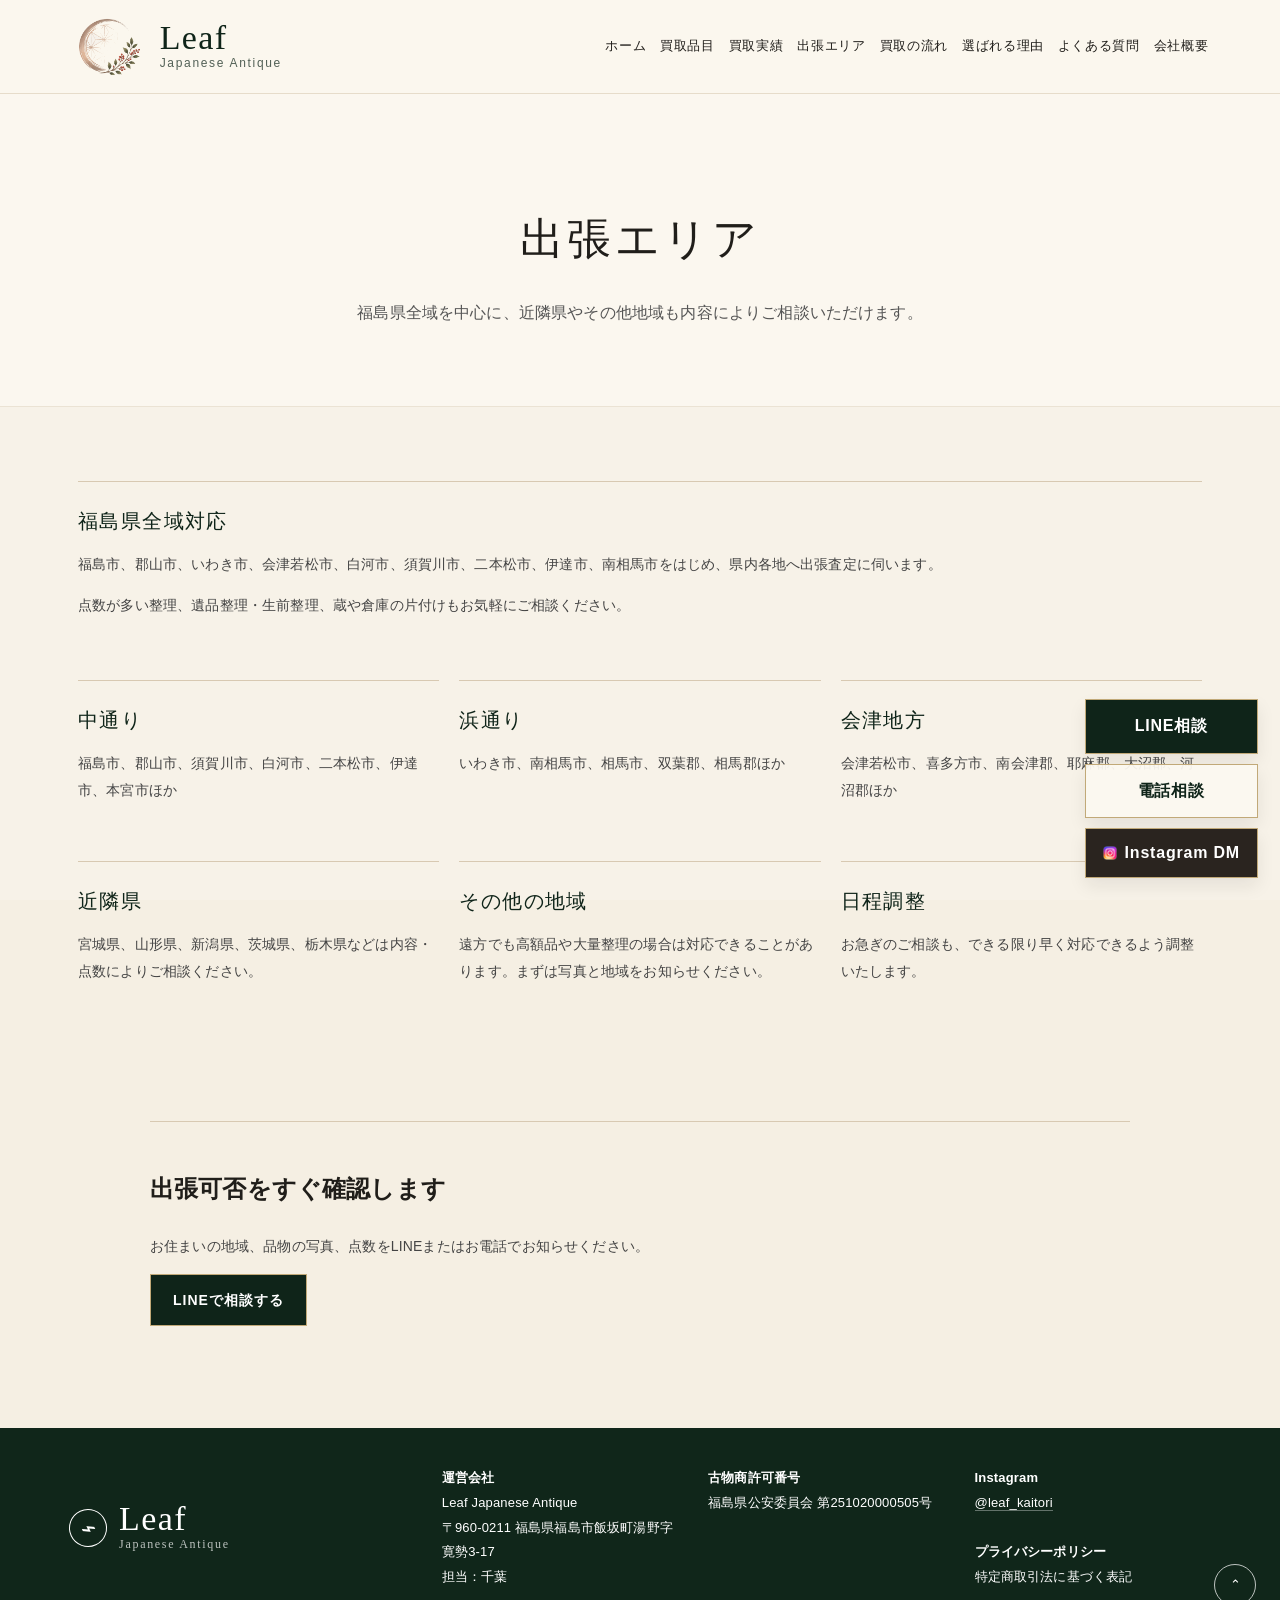
<file: area.html>
<!doctype html>
<html lang="ja">
<head>
  <meta charset="utf-8" />
  <meta name="viewport" content="width=device-width, initial-scale=1" />
  <title>出張エリア｜福島県全域の出張買取 Leaf Japanese Antique</title>
  <meta name="description" content="Leaf Japanese Antiqueの出張買取対応エリア。福島市、郡山市、いわき市、会津若松市、白河市など福島県全域を中心に、近隣県やその他地域も内容によりご相談いただけます。" />
  <meta name="keywords" content="福島県 出張買取,福島市 出張買取,郡山市 出張買取,いわき市 出張買取,会津若松市 買取,白河市 買取,近隣県 出張買取" />
  <meta name="robots" content="index,follow" />
  <link rel="canonical" href="https://leaf-miyako.github.io/leaf-japanese-antique/area.html" />
  <meta property="og:locale" content="ja_JP" />
  <meta property="og:type" content="website" />
  <meta property="og:site_name" content="Leaf Japanese Antique" />
  <meta property="og:title" content="出張エリア｜福島県全域の出張買取 Leaf Japanese Antique" />
  <meta property="og:description" content="福島市、郡山市、いわき市、会津若松市、白河市など福島県全域を中心に出張査定へ伺います。" />
  <meta property="og:url" content="https://leaf-miyako.github.io/leaf-japanese-antique/area.html" />
  <meta property="og:image" content="assets/logo-main.png" />
  <meta name="twitter:card" content="summary_large_image" />
  <link rel="icon" type="image/png" href="assets/favicon.png" />
  <link rel="stylesheet" href="style.css?v=20260909a" />
</head>
<body>
  <header class="site-header">
    <a class="logo" href="index.html" aria-label="Leaf Japanese Antique ホーム">
      <img class="logo-icon" src="assets/logo-icon.png?v=20260820" alt="Leaf Japanese Antique ロゴ" />
      <span class="logo-text"><strong>Leaf</strong><small>Japanese Antique</small></span>
    </a>
    <button class="menu-toggle" aria-label="メニューを開く">☰</button>
    <nav class="nav"><a href="index.html">ホーム</a><a href="items.html">買取品目</a><a href="results.html">買取実績</a><a href="area.html">出張エリア</a><a href="index.html#flow">買取の流れ</a><a href="index.html#reason">選ばれる理由</a><a href="index.html#faq">よくある質問</a><a href="index.html#company">会社概要</a></nav>
    <div class="header-actions"><a class="btn btn-green" href="https://line.me/R/ti/p/@191wwmqs" target="_blank" rel="noopener">LINEで相談する</a><a class="btn btn-light" href="#phone-contact" data-phone-modal aria-label="電話番号を表示する">電話で相談する</a><a class="btn btn-instagram" href="https://www.instagram.com/leaf_kaitori?utm_source=ig_web_button_share_sheet&amp;stkn=ZDNlZDc0MzIxNw==" target="_blank" rel="noopener" aria-label="InstagramのDMで買取相談">Instagram DM</a></div>
  </header>

  <main>
    <section class="page-head">
      <h1>出張エリア</h1>
      <p>福島県全域を中心に、近隣県やその他地域も内容によりご相談いただけます。</p>
    </section>

    <section class="section area-layout">
      <article class="area-main">
        <h2>福島県全域対応</h2>
        <p>福島市、郡山市、いわき市、会津若松市、白河市、須賀川市、二本松市、伊達市、南相馬市をはじめ、県内各地へ出張査定に伺います。</p>
        <p>点数が多い整理、遺品整理・生前整理、蔵や倉庫の片付けもお気軽にご相談ください。</p>
      </article>
      <div class="area-grid">
        <article><h2>中通り</h2><p>福島市、郡山市、須賀川市、白河市、二本松市、伊達市、本宮市ほか</p></article>
        <article><h2>浜通り</h2><p>いわき市、南相馬市、相馬市、双葉郡、相馬郡ほか</p></article>
        <article><h2>会津地方</h2><p>会津若松市、喜多方市、南会津郡、耶麻郡、大沼郡、河沼郡ほか</p></article>
        <article><h2>近隣県</h2><p>宮城県、山形県、新潟県、茨城県、栃木県などは内容・点数によりご相談ください。</p></article>
        <article><h2>その他の地域</h2><p>遠方でも高額品や大量整理の場合は対応できることがあります。まずは写真と地域をお知らせください。</p></article>
        <article><h2>日程調整</h2><p>お急ぎのご相談も、できる限り早く対応できるよう調整いたします。</p></article>
      </div>
    </section>

    <section class="cta-box">
      <h2>出張可否をすぐ確認します</h2>
      <p>お住まいの地域、品物の写真、点数をLINEまたはお電話でお知らせください。</p>
      <a class="btn btn-green" href="https://line.me/R/ti/p/@191wwmqs" target="_blank" rel="noopener">LINEで相談する</a>
    </section>
  </main>

  <footer id="company" class="footer"><div class="footer-brand"><span class="leaf-mark">⌁</span><div><strong>Leaf</strong><small>Japanese Antique</small></div></div><div><b>運営会社</b><br />Leaf Japanese Antique<br />〒960-0211 福島県福島市飯坂町湯野字寛勢3-17<br />担当：千葉</div><div><b>古物商許可番号</b><br />福島県公安委員会 第251020000505号</div><div><b>Instagram</b><br /><a href="https://www.instagram.com/leaf_kaitori?utm_source=ig_web_button_share_sheet&amp;stkn=ZDNlZDc0MzIxNw==" target="_blank" rel="noopener">@leaf_kaitori</a><br /><br /><b>プライバシーポリシー</b><br />特定商取引法に基づく表記</div><button class="top-btn" aria-label="ページ上部へ">⌃</button></footer>
  <div class="fixed-contact" aria-label="固定お問い合わせ"><a class="fixed-line" href="https://line.me/R/ti/p/@191wwmqs" target="_blank" rel="noopener">LINE相談</a><a class="fixed-tel" href="#phone-contact" data-phone-modal aria-label="電話番号を表示する">電話相談</a><a class="fixed-instagram" href="https://www.instagram.com/leaf_kaitori?utm_source=ig_web_button_share_sheet&amp;stkn=ZDNlZDc0MzIxNw==" target="_blank" rel="noopener" aria-label="InstagramのDMで買取相談">Instagram DM</a></div>
  <script src="script.js?v=20260909a"></script>
</body>
</html>
</file>
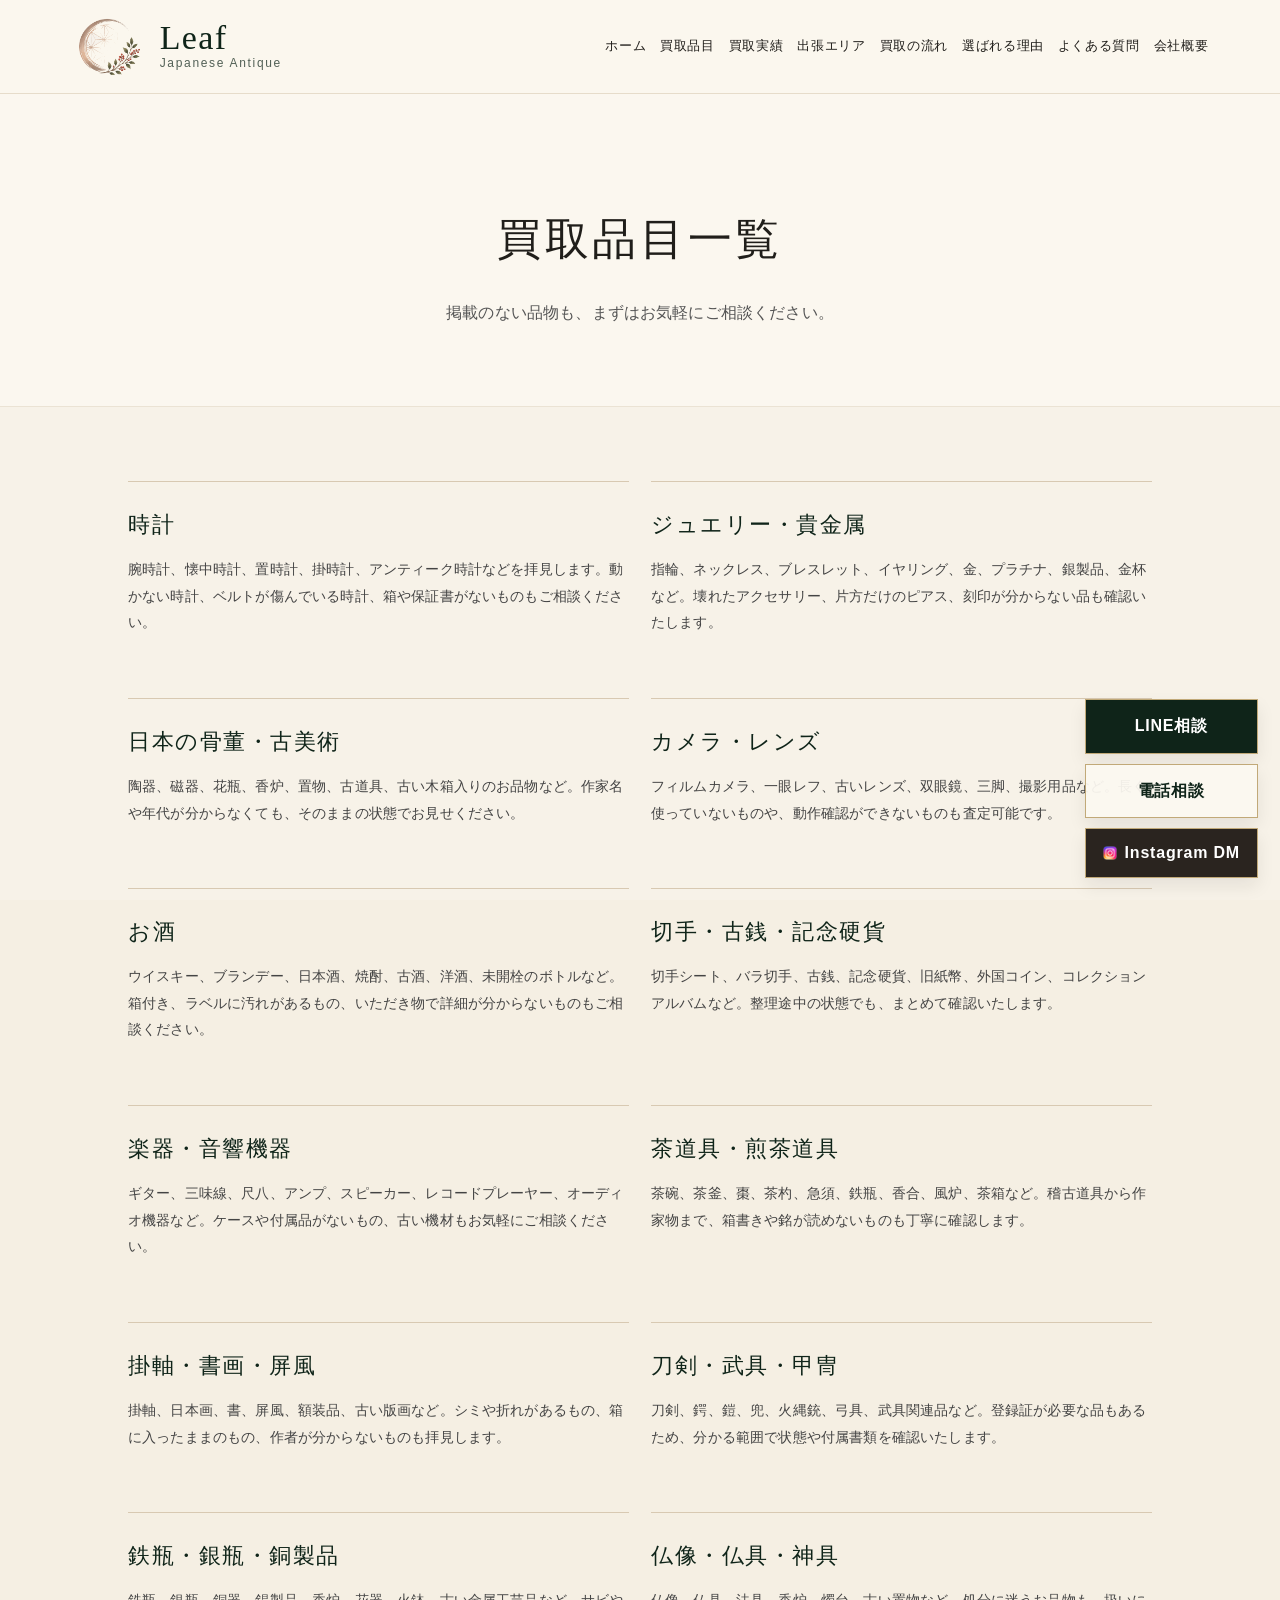
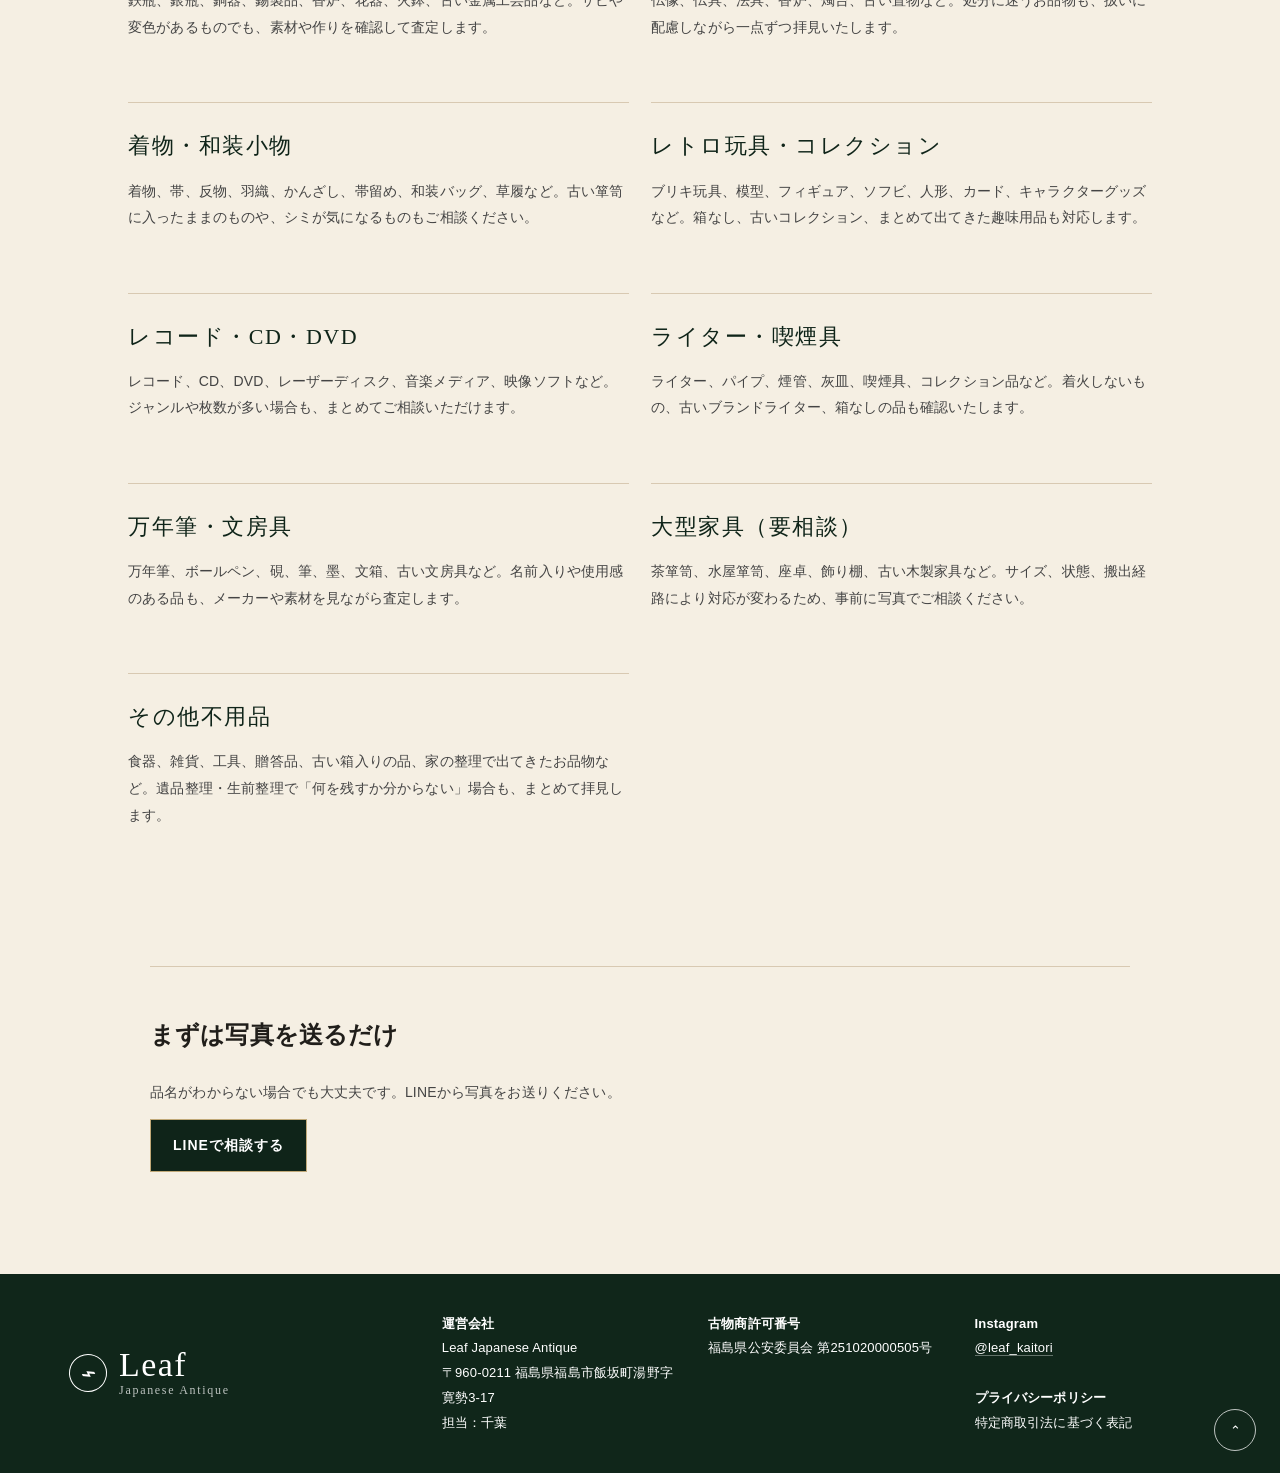
<file: items.html>
<!doctype html>
<html lang="ja">
<head>
  <meta charset="utf-8" />
  <meta name="viewport" content="width=device-width, initial-scale=1" />
  <title>買取品目一覧｜福島県の出張買取・不用品買取 Leaf Japanese Antique</title>
  <meta name="description" content="福島県で出張買取に対応するLeaf Japanese Antiqueの買取品目一覧。骨董品、茶道具、着物、古銭、時計、貴金属、カメラ、工具、ホビー用品、遺品整理品まで幅広く無料査定します。" />
  <meta name="keywords" content="福島県 買取品目,出張買取,不用品買取,骨董品 買取,着物 買取,古銭 買取,茶道具 買取,遺品整理 買取" />
  <meta name="robots" content="index,follow" />
  <link rel="canonical" href="https://leaf-miyako.github.io/leaf-japanese-antique/items.html" />
  <meta property="og:locale" content="ja_JP" />
  <meta property="og:type" content="website" />
  <meta property="og:site_name" content="Leaf Japanese Antique" />
  <meta property="og:title" content="買取品目一覧｜福島県の出張買取 Leaf Japanese Antique" />
  <meta property="og:description" content="骨董品、茶道具、着物、古銭、時計、貴金属、カメラ、工具、ホビー用品など幅広く無料査定します。" />
  <meta property="og:url" content="https://leaf-miyako.github.io/leaf-japanese-antique/items.html" />
  <meta property="og:image" content="assets/logo-main.png" />
  <meta name="twitter:card" content="summary_large_image" />
  <link rel="icon" type="image/png" href="assets/favicon.png" />
  <link rel="stylesheet" href="style.css?v=20260909a" />
</head>
<body>
  <header class="site-header">
    <a class="logo" href="index.html" aria-label="Leaf Japanese Antique ホーム">
      <img class="logo-icon" src="assets/logo-icon.png?v=20260820" alt="Leaf Japanese Antique ロゴ" />
      <span class="logo-text"><strong>Leaf</strong><small>Japanese Antique</small></span>
    </a>
    <button class="menu-toggle" aria-label="メニューを開く">☰</button>
    <nav class="nav"><a href="index.html">ホーム</a><a href="items.html">買取品目</a><a href="results.html">買取実績</a><a href="area.html">出張エリア</a><a href="index.html#flow">買取の流れ</a><a href="index.html#reason">選ばれる理由</a><a href="index.html#faq">よくある質問</a><a href="index.html#company">会社概要</a></nav>
    <div class="header-actions"><a class="btn btn-green" href="https://line.me/R/ti/p/@191wwmqs" target="_blank" rel="noopener">LINEで相談する</a><a class="btn btn-light" href="#phone-contact" data-phone-modal aria-label="電話番号を表示する">電話で相談する</a><a class="btn btn-instagram" href="https://www.instagram.com/leaf_kaitori?utm_source=ig_web_button_share_sheet&amp;stkn=ZDNlZDc0MzIxNw==" target="_blank" rel="noopener" aria-label="InstagramのDMで買取相談">Instagram DM</a></div>
  </header>
  <main>
    <section class="page-head"><h1>買取品目一覧</h1><p>掲載のない品物も、まずはお気軽にご相談ください。</p></section>
    <section class="section all-items">
      <article id="watch"><h2>時計</h2><p>腕時計、懐中時計、置時計、掛時計、アンティーク時計などを拝見します。動かない時計、ベルトが傷んでいる時計、箱や保証書がないものもご相談ください。</p></article>
      <article id="jewelry"><h2>ジュエリー・貴金属</h2><p>指輪、ネックレス、ブレスレット、イヤリング、金、プラチナ、銀製品、金杯など。壊れたアクセサリー、片方だけのピアス、刻印が分からない品も確認いたします。</p></article>
      <article id="antique"><h2>日本の骨董・古美術</h2><p>陶器、磁器、花瓶、香炉、置物、古道具、古い木箱入りのお品物など。作家名や年代が分からなくても、そのままの状態でお見せください。</p></article>
      <article id="camera"><h2>カメラ・レンズ</h2><p>フィルムカメラ、一眼レフ、古いレンズ、双眼鏡、三脚、撮影用品など。長く使っていないものや、動作確認ができないものも査定可能です。</p></article>
      <article id="sake"><h2>お酒</h2><p>ウイスキー、ブランデー、日本酒、焼酎、古酒、洋酒、未開栓のボトルなど。箱付き、ラベルに汚れがあるもの、いただき物で詳細が分からないものもご相談ください。</p></article>
      <article id="coin"><h2>切手・古銭・記念硬貨</h2><p>切手シート、バラ切手、古銭、記念硬貨、旧紙幣、外国コイン、コレクションアルバムなど。整理途中の状態でも、まとめて確認いたします。</p></article>
      <article id="music"><h2>楽器・音響機器</h2><p>ギター、三味線、尺八、アンプ、スピーカー、レコードプレーヤー、オーディオ機器など。ケースや付属品がないもの、古い機材もお気軽にご相談ください。</p></article>
      <article id="tea"><h2>茶道具・煎茶道具</h2><p>茶碗、茶釜、棗、茶杓、急須、鉄瓶、香合、風炉、茶箱など。稽古道具から作家物まで、箱書きや銘が読めないものも丁寧に確認します。</p></article>
      <article id="scroll"><h2>掛軸・書画・屏風</h2><p>掛軸、日本画、書、屏風、額装品、古い版画など。シミや折れがあるもの、箱に入ったままのもの、作者が分からないものも拝見します。</p></article>
      <article id="sword"><h2>刀剣・武具・甲冑</h2><p>刀剣、鍔、鎧、兜、火縄銃、弓具、武具関連品など。登録証が必要な品もあるため、分かる範囲で状態や付属書類を確認いたします。</p></article>
      <article id="metal"><h2>鉄瓶・銀瓶・銅製品</h2><p>鉄瓶、銀瓶、銅器、錫製品、香炉、花器、火鉢、古い金属工芸品など。サビや変色があるものでも、素材や作りを確認して査定します。</p></article>
      <article id="buddha"><h2>仏像・仏具・神具</h2><p>仏像、仏具、法具、香炉、燭台、古い置物など。処分に迷うお品物も、扱いに配慮しながら一点ずつ拝見いたします。</p></article>
      <article id="kimono"><h2>着物・和装小物</h2><p>着物、帯、反物、羽織、かんざし、帯留め、和装バッグ、草履など。古い箪笥に入ったままのものや、シミが気になるものもご相談ください。</p></article>
      <article id="toy"><h2>レトロ玩具・コレクション</h2><p>ブリキ玩具、模型、フィギュア、ソフビ、人形、カード、キャラクターグッズなど。箱なし、古いコレクション、まとめて出てきた趣味用品も対応します。</p></article>
      <article id="record"><h2>レコード・CD・DVD</h2><p>レコード、CD、DVD、レーザーディスク、音楽メディア、映像ソフトなど。ジャンルや枚数が多い場合も、まとめてご相談いただけます。</p></article>
      <article id="smoking"><h2>ライター・喫煙具</h2><p>ライター、パイプ、煙管、灰皿、喫煙具、コレクション品など。着火しないもの、古いブランドライター、箱なしの品も確認いたします。</p></article>
      <article id="stationery"><h2>万年筆・文房具</h2><p>万年筆、ボールペン、硯、筆、墨、文箱、古い文房具など。名前入りや使用感のある品も、メーカーや素材を見ながら査定します。</p></article>
      <article id="large-furniture"><h2>大型家具（要相談）</h2><p>茶箪笥、水屋箪笥、座卓、飾り棚、古い木製家具など。サイズ、状態、搬出経路により対応が変わるため、事前に写真でご相談ください。</p></article>
      <article id="other"><h2>その他不用品</h2><p>食器、雑貨、工具、贈答品、古い箱入りの品、家の整理で出てきたお品物など。遺品整理・生前整理で「何を残すか分からない」場合も、まとめて拝見します。</p></article>
    </section>
    <section class="cta-box"><h2>まずは写真を送るだけ</h2><p>品名がわからない場合でも大丈夫です。LINEから写真をお送りください。</p><a class="btn btn-green" href="https://line.me/R/ti/p/@191wwmqs" target="_blank" rel="noopener">LINEで相談する</a></section>
  </main>
  <footer id="company" class="footer"><div class="footer-brand"><span class="leaf-mark">⌁</span><div><strong>Leaf</strong><small>Japanese Antique</small></div></div><div><b>運営会社</b><br />Leaf Japanese Antique<br />〒960-0211 福島県福島市飯坂町湯野字寛勢3-17<br />担当：千葉</div><div><b>古物商許可番号</b><br />福島県公安委員会 第251020000505号</div><div><b>Instagram</b><br /><a href="https://www.instagram.com/leaf_kaitori?utm_source=ig_web_button_share_sheet&amp;stkn=ZDNlZDc0MzIxNw==" target="_blank" rel="noopener">@leaf_kaitori</a><br /><br /><b>プライバシーポリシー</b><br />特定商取引法に基づく表記</div><button class="top-btn" aria-label="ページ上部へ">⌃</button></footer>
  <div class="fixed-contact" aria-label="固定お問い合わせ"><a class="fixed-line" href="https://line.me/R/ti/p/@191wwmqs" target="_blank" rel="noopener">LINE相談</a><a class="fixed-tel" href="#phone-contact" data-phone-modal aria-label="電話番号を表示する">電話相談</a><a class="fixed-instagram" href="https://www.instagram.com/leaf_kaitori?utm_source=ig_web_button_share_sheet&amp;stkn=ZDNlZDc0MzIxNw==" target="_blank" rel="noopener" aria-label="InstagramのDMで買取相談">Instagram DM</a></div>
  <script src="script.js?v=20260909a"></script>
</body>
</html>
</file>
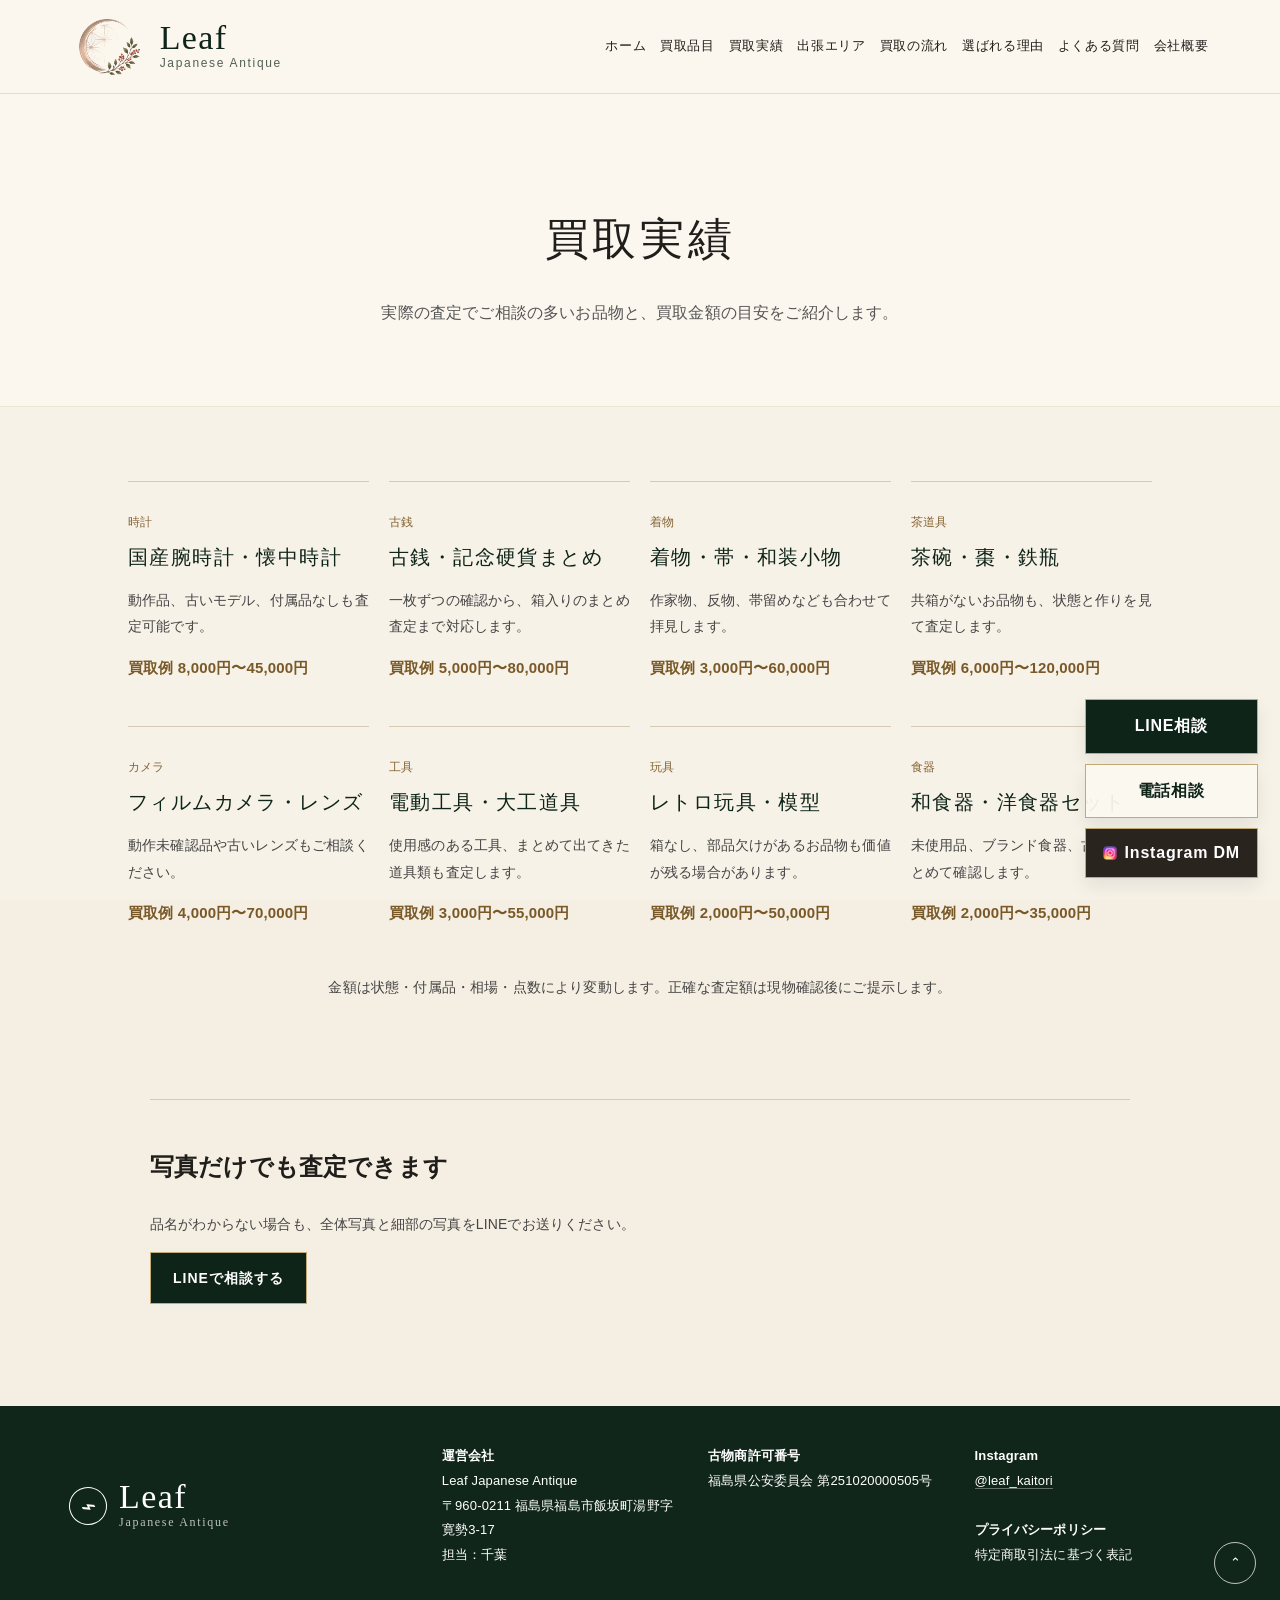
<file: results.html>
<!doctype html>
<html lang="ja">
<head>
  <meta charset="utf-8" />
  <meta name="viewport" content="width=device-width, initial-scale=1" />
  <title>買取実績｜福島県の出張買取・無料査定 Leaf Japanese Antique</title>
  <meta name="description" content="福島県で出張買取に対応するLeaf Japanese Antiqueの買取実績。時計、古銭、着物、茶道具、カメラ、工具、ホビー用品、食器など幅広い買取品と金額例をご紹介します。" />
  <meta name="keywords" content="福島県 買取実績,出張買取 実績,骨董品 買取実績,着物 買取実績,古銭 買取,時計 買取,遺品整理 買取" />
  <meta name="robots" content="index,follow" />
  <link rel="canonical" href="https://leaf-miyako.github.io/leaf-japanese-antique/results.html" />
  <meta property="og:locale" content="ja_JP" />
  <meta property="og:type" content="website" />
  <meta property="og:site_name" content="Leaf Japanese Antique" />
  <meta property="og:title" content="買取実績｜福島県の出張買取 Leaf Japanese Antique" />
  <meta property="og:description" content="時計、古銭、着物、茶道具、カメラ、工具、ホビー用品などの買取実績と金額例をご紹介します。" />
  <meta property="og:url" content="https://leaf-miyako.github.io/leaf-japanese-antique/results.html" />
  <meta property="og:image" content="assets/logo-main.png" />
  <meta name="twitter:card" content="summary_large_image" />
  <link rel="icon" type="image/png" href="assets/favicon.png" />
  <link rel="stylesheet" href="style.css?v=20260909a" />
</head>
<body>
  <header class="site-header">
    <a class="logo" href="index.html" aria-label="Leaf Japanese Antique ホーム">
      <img class="logo-icon" src="assets/logo-icon.png?v=20260820" alt="Leaf Japanese Antique ロゴ" />
      <span class="logo-text"><strong>Leaf</strong><small>Japanese Antique</small></span>
    </a>
    <button class="menu-toggle" aria-label="メニューを開く">☰</button>
    <nav class="nav"><a href="index.html">ホーム</a><a href="items.html">買取品目</a><a href="results.html">買取実績</a><a href="area.html">出張エリア</a><a href="index.html#flow">買取の流れ</a><a href="index.html#reason">選ばれる理由</a><a href="index.html#faq">よくある質問</a><a href="index.html#company">会社概要</a></nav>
    <div class="header-actions"><a class="btn btn-green" href="https://line.me/R/ti/p/@191wwmqs" target="_blank" rel="noopener">LINEで相談する</a><a class="btn btn-light" href="#phone-contact" data-phone-modal aria-label="電話番号を表示する">電話で相談する</a><a class="btn btn-instagram" href="https://www.instagram.com/leaf_kaitori?utm_source=ig_web_button_share_sheet&amp;stkn=ZDNlZDc0MzIxNw==" target="_blank" rel="noopener" aria-label="InstagramのDMで買取相談">Instagram DM</a></div>
  </header>

  <main>
    <section class="page-head">
      <h1>買取実績</h1>
      <p>実際の査定でご相談の多いお品物と、買取金額の目安をご紹介します。</p>
    </section>

    <section class="section">
      <div class="result-grid">
        <article><span>時計</span><h2>国産腕時計・懐中時計</h2><p>動作品、古いモデル、付属品なしも査定可能です。</p><b>買取例 8,000円〜45,000円</b></article>
        <article><span>古銭</span><h2>古銭・記念硬貨まとめ</h2><p>一枚ずつの確認から、箱入りのまとめ査定まで対応します。</p><b>買取例 5,000円〜80,000円</b></article>
        <article><span>着物</span><h2>着物・帯・和装小物</h2><p>作家物、反物、帯留めなども合わせて拝見します。</p><b>買取例 3,000円〜60,000円</b></article>
        <article><span>茶道具</span><h2>茶碗・棗・鉄瓶</h2><p>共箱がないお品物も、状態と作りを見て査定します。</p><b>買取例 6,000円〜120,000円</b></article>
        <article><span>カメラ</span><h2>フィルムカメラ・レンズ</h2><p>動作未確認品や古いレンズもご相談ください。</p><b>買取例 4,000円〜70,000円</b></article>
        <article><span>工具</span><h2>電動工具・大工道具</h2><p>使用感のある工具、まとめて出てきた道具類も査定します。</p><b>買取例 3,000円〜55,000円</b></article>
        <article><span>玩具</span><h2>レトロ玩具・模型</h2><p>箱なし、部品欠けがあるお品物も価値が残る場合があります。</p><b>買取例 2,000円〜50,000円</b></article>
        <article><span>食器</span><h2>和食器・洋食器セット</h2><p>未使用品、ブランド食器、古い器をまとめて確認します。</p><b>買取例 2,000円〜35,000円</b></article>
      </div>
      <p class="note">金額は状態・付属品・相場・点数により変動します。正確な査定額は現物確認後にご提示します。</p>
    </section>

    <section class="cta-box">
      <h2>写真だけでも査定できます</h2>
      <p>品名がわからない場合も、全体写真と細部の写真をLINEでお送りください。</p>
      <a class="btn btn-green" href="https://line.me/R/ti/p/@191wwmqs" target="_blank" rel="noopener">LINEで相談する</a>
    </section>
  </main>

  <footer id="company" class="footer"><div class="footer-brand"><span class="leaf-mark">⌁</span><div><strong>Leaf</strong><small>Japanese Antique</small></div></div><div><b>運営会社</b><br />Leaf Japanese Antique<br />〒960-0211 福島県福島市飯坂町湯野字寛勢3-17<br />担当：千葉</div><div><b>古物商許可番号</b><br />福島県公安委員会 第251020000505号</div><div><b>Instagram</b><br /><a href="https://www.instagram.com/leaf_kaitori?utm_source=ig_web_button_share_sheet&amp;stkn=ZDNlZDc0MzIxNw==" target="_blank" rel="noopener">@leaf_kaitori</a><br /><br /><b>プライバシーポリシー</b><br />特定商取引法に基づく表記</div><button class="top-btn" aria-label="ページ上部へ">⌃</button></footer>
  <div class="fixed-contact" aria-label="固定お問い合わせ"><a class="fixed-line" href="https://line.me/R/ti/p/@191wwmqs" target="_blank" rel="noopener">LINE相談</a><a class="fixed-tel" href="#phone-contact" data-phone-modal aria-label="電話番号を表示する">電話相談</a><a class="fixed-instagram" href="https://www.instagram.com/leaf_kaitori?utm_source=ig_web_button_share_sheet&amp;stkn=ZDNlZDc0MzIxNw==" target="_blank" rel="noopener" aria-label="InstagramのDMで買取相談">Instagram DM</a></div>
  <script src="script.js?v=20260909a"></script>
</body>
</html>
</file>
<file: style.css>
:root{
  --green:#0f2419;
  --green2:#1a3022;
  --ink:#201e1a;
  --muted:#5f594f;
  --bg:#f5efe3;
  --paper:#fbf7ef;
  --beige:#ede2d0;
  --line:#d8c9b2;
  --gold:#92713d;
  --gold-soft:#c1a978;
  --shadow:none;
}
*{box-sizing:border-box}
html{scroll-behavior:smooth;scroll-padding-top:118px}
[id]{scroll-margin-top:118px}
body{margin:0;background:var(--bg);color:var(--ink);font-family:"Hiragino Sans","Yu Gothic",Meiryo,sans-serif;line-height:1.9;letter-spacing:.01em}
body::before{content:"";position:fixed;inset:0;z-index:-1;pointer-events:none;background:rgba(255,255,255,.18)}
h1,h2,h3,.logo strong,.footer-brand strong{font-family:"Hiragino Mincho ProN","Yu Mincho",YuMincho,serif}
a{color:inherit}
.site-header{height:94px;display:flex;align-items:center;gap:28px;padding:0 5.6%;background:rgba(251,247,239,.94);border-bottom:1px solid rgba(146,113,61,.2);position:sticky;top:0;z-index:50;backdrop-filter:blur(18px)}
.logo{display:flex;align-items:center;gap:12px;text-decoration:none;color:var(--green);min-width:276px;padding:4px 0}
.logo-icon{width:76px;height:58px;object-fit:contain;display:block;background:transparent;border:0;box-shadow:none;outline:0;mix-blend-mode:normal;filter:none;opacity:1}
.logo-text{white-space:nowrap}
.logo strong,.footer-brand strong{display:block;font-size:34px;line-height:1;font-weight:500;letter-spacing:.04em}
.logo small,.footer-brand small{display:block;font-size:12px;line-height:1.42;letter-spacing:.14em;color:rgba(16,38,26,.72)}
.leaf-mark{width:38px;height:38px;border:1px solid currentColor;border-radius:50%;display:grid;place-items:center;transform:rotate(-25deg);font-size:25px;line-height:1}
.nav{display:flex;gap:23px;margin-left:auto;font-family:"Hiragino Sans","Yu Gothic",sans-serif;font-size:13px;white-space:nowrap;letter-spacing:.05em}
.nav a{text-decoration:none}
.nav a:hover{color:var(--gold)}
.header-actions{display:flex;gap:10px}
.menu-toggle{display:none;background:transparent;border:0;font-size:28px;color:var(--green)}
.btn{position:relative;z-index:2;display:inline-flex;align-items:center;justify-content:center;min-height:48px;border:1px solid var(--gold-soft);border-radius:0;padding:12px 22px;text-decoration:none;font-family:"Hiragino Sans","Yu Gothic",sans-serif;font-size:14px;font-weight:700;letter-spacing:.07em;transition:background-color .24s ease,color .24s ease,border-color .24s ease,transform .24s ease;white-space:nowrap}
.btn-green{background:var(--green);border-color:var(--gold-soft);color:#fff}
.btn-light{background:rgba(251,248,241,.86);color:var(--green);border-color:var(--gold-soft)}
.btn-instagram{background:#2a241f;border-color:var(--gold-soft);color:#fff}
.btn-instagram,.fixed-instagram{gap:8px}
.btn-instagram::before,.fixed-instagram::before,.instagram-link::before{content:"";display:inline-block;width:14px;height:14px;flex:0 0 14px;background:url("assets/instagram-icon.png") center/contain no-repeat}
.instagram-link{display:inline-flex;align-items:center;gap:6px}
.btn-large{min-height:56px;padding:15px 36px}
.btn:hover{transform:translateY(-1px)}
.btn-green:hover{background:#1b3525}
.btn-light:hover{background:#fff;color:#173b25}
.btn-instagram:hover{background:#3a3129}
.hero{min-height:590px;display:grid;grid-template-columns:minmax(500px,44%) 1fr;background:var(--paper);overflow:hidden;border-bottom:1px solid rgba(146,113,61,.18)}
.hero-copy{position:relative;z-index:2;display:flex;flex-direction:column;justify-content:center;padding:72px clamp(42px,5vw,92px)}
.hero-copy.reveal{opacity:1;transform:none}
.hero h1{max-width:520px;font-size:clamp(34px,2.65vw,48px);line-height:1.55;font-weight:400;margin:0 0 22px;letter-spacing:.055em;color:#191713}
.hero-copy>p{margin:0 0 32px;max-width:440px;font-size:16px;color:#453e34;letter-spacing:.02em}
.hero-buttons{display:grid;grid-template-columns:repeat(2,minmax(0,1fr));gap:14px;margin-bottom:44px;max-width:520px}
.hero-buttons .btn{width:100%;padding-left:18px;padding-right:18px}
.hero-buttons .btn-instagram{grid-column:1/-1}
.hero-points{display:grid;grid-template-columns:repeat(3,minmax(0,1fr));gap:0;font-family:"Hiragino Sans","Yu Gothic",sans-serif;color:#203d2b;border-top:1px solid var(--line);max-width:560px}
.hero-points div{display:flex;align-items:center;min-height:78px;padding:20px 20px 0;margin:0;border-right:1px solid var(--line);font-size:15px;line-height:1.55;color:#273b2f}
.hero-points div:first-child{padding-left:0}
.hero-points div:last-child{border-right:0}
.hero-points b{font-size:15px;font-weight:700;letter-spacing:.02em}
.hero-image{min-height:600px;filter:sepia(.12) saturate(.7) contrast(.94) brightness(.93)}
.hero-slideshow{position:relative;overflow:hidden;background:#e8dfcf}
.hero-slideshow::after{content:"";position:absolute;inset:0;z-index:1;background:linear-gradient(90deg,rgba(20,18,14,.28),rgba(20,18,14,.08) 44%,rgba(20,18,14,.24));pointer-events:none}
.hero-slide{position:absolute;inset:0;background:center/cover no-repeat;opacity:0;transition:opacity 1.25s cubic-bezier(.22,.61,.36,1)}
.hero-slide-store{background-position:center 52%;background-size:cover}
.hero-slide.is-active{opacity:1}
.hero-arrow{position:absolute;top:50%;z-index:4;width:42px;height:42px;border:1px solid rgba(231,220,203,.86);border-radius:0;background:rgba(21,18,14,.38);color:#fff;font-size:32px;line-height:1;display:grid;place-items:center;transform:translateY(-50%);cursor:pointer;transition:.24s ease}
.hero-arrow:hover{background:rgba(25,22,18,.56)}
.hero-prev{left:22px}
.hero-next{right:22px}
.hero-dots{position:absolute;left:0;right:0;bottom:22px;z-index:4;display:flex;justify-content:center;gap:10px}
.hero-dots button{width:10px;height:10px;border:1px solid rgba(255,255,255,.85);border-radius:50%;background:rgba(255,255,255,.36);padding:0;cursor:pointer}
.hero-dots button.is-active{background:#fff}
.section{max-width:1080px;margin:0 auto;padding:74px 28px}
.section-title{text-align:left;margin-bottom:36px}
.section-title h2,.section h2{font-weight:400;font-size:32px;line-height:1.55;margin:0;text-align:left;letter-spacing:.07em;color:#1b1a17}
.section-title span{display:none}
.section-title h2{display:inline-block}
.section-title p{font-family:"Hiragino Sans","Yu Gothic",sans-serif;font-size:14px;color:var(--muted);margin:9px 0 0;line-height:1.85}
.local-seo{max-width:1120px;background:transparent;border-top:1px solid var(--line);border-bottom:1px solid var(--line);border-radius:0;box-shadow:none}
.local-seo h2{text-align:left;font-size:30px;margin-bottom:16px}
.local-seo p:not(.section-label){margin:0 0 12px;font-family:"Hiragino Sans","Yu Gothic",sans-serif;font-size:15px;line-height:2;color:#3f3a32}
.local-seo p:not(.section-label):last-of-type{margin-bottom:0}
.local-highlight{color:var(--green);font-weight:700;border-bottom:1px solid rgba(146,113,61,.5);padding:0 .04em}
.local-seo ul{display:grid;grid-template-columns:repeat(3,1fr);gap:18px;margin:28px 0 0;padding:0;list-style:none;font-family:"Hiragino Sans","Yu Gothic",sans-serif;font-size:16px;line-height:1.75}
.local-seo li{padding:0 0 0 18px;background:transparent;border:0;border-left:1px solid var(--gold-soft);border-radius:0;color:#243b2b;font-weight:700}
.two-col{display:grid;grid-template-columns:1fr 1fr;gap:0 28px}
.item-row{min-height:76px;display:grid;grid-template-columns:1fr 24px;align-items:center;text-decoration:none;padding:0 8px 0 0;background:transparent;border-bottom:1px solid var(--line);transition:color .22s ease,transform .22s ease}
.item-row:hover{color:var(--gold);transform:translateX(2px)}
.item-row img{display:none}
.item-row b{font-size:18px;font-weight:600}
.item-row em{font-style:normal;color:#9b7b42;font-size:22px}
.center-btn{display:block;width:min(280px,100%);margin:44px 0 0;text-align:center;padding:15px 20px;border:1px solid var(--gold-soft);text-decoration:none;color:var(--green);border-radius:0;background:transparent;font-family:"Hiragino Sans","Yu Gothic",sans-serif;font-weight:700;letter-spacing:.07em}
.center-btn::after{content:"  ↓"}
.reason{max-width:1120px;background:transparent;border-top:1px solid var(--line);border-bottom:1px solid var(--line);border-radius:0;box-shadow:none}
.reason-grid{display:grid;grid-template-columns:repeat(5,1fr);gap:28px;margin-top:44px;text-align:center}
.reason-grid div{color:var(--green)}
.reason-grid span{display:grid;place-items:center;width:46px;height:46px;margin:0 auto;color:#fff;background:var(--green);border:1px solid var(--gold-soft);border-radius:50%;font-size:17px;line-height:1;box-shadow:none}
.reason-grid b{display:block;margin-top:13px;font-family:"Hiragino Sans","Yu Gothic",sans-serif;font-size:14px;color:#1f1d1a;line-height:1.75}
.anxiety{max-width:1120px;background:transparent;border:0;border-radius:0;box-shadow:none}
.anxiety-head{max-width:820px;margin:0 0 40px;text-align:left}
.section-label{display:block;margin:0 0 10px;padding:0;border:0;border-radius:0;background:transparent;color:#765c33;font-family:"Hiragino Sans","Yu Gothic",sans-serif;font-size:12px;letter-spacing:.12em}
.anxiety-lead{margin:18px 0 0;font-family:"Hiragino Sans","Yu Gothic",sans-serif;font-size:15px;line-height:2;color:#3f3a32}
.anxiety-grid{display:grid;grid-template-columns:repeat(2,1fr);gap:0 52px;border-top:1px solid var(--line)}
.anxiety-card{min-height:0;padding:24px 0;background:transparent;border:0;border-bottom:1px solid var(--line);border-radius:0;box-shadow:none}
.anxiety-card h3{margin:0 0 9px;color:var(--green);font-size:15px;line-height:1.62}
.anxiety-card p{margin:0;font-family:"Hiragino Sans","Yu Gothic",sans-serif;font-size:13px;line-height:1.9;color:#3c382f}
.anxiety-message{margin:34px 0 0;max-width:780px;padding:22px 0 0;text-align:left;background:transparent;border:0;border-radius:0;box-shadow:none}
.anxiety-message strong{display:block;color:var(--green);font-size:18px;font-weight:500;letter-spacing:.04em}
.anxiety-message p{margin:8px 0 0;font-family:"Hiragino Sans","Yu Gothic",sans-serif;color:#5a5145}
.flow-grid{display:grid;grid-template-columns:repeat(5,1fr);gap:28px;border-top:1px solid var(--line)}
.flow-grid article{position:relative;padding-top:3px}
.flow-grid article:not(:last-child)::after{content:"›";position:absolute;right:-15px;top:32px;color:#9b7b42;font-size:22px}
.flow-grid strong{display:block;width:auto;height:auto;border:0;border-radius:0;font-size:18px;color:#8a6a38;background:transparent;font-family:"Hiragino Mincho ProN","Yu Mincho",YuMincho,serif}
.flow-grid h3{font-size:17px;margin:15px 0 0}
.flow-grid p{font-family:"Hiragino Sans","Yu Gothic",sans-serif;font-size:14px;margin:8px 0;color:#444;line-height:1.9}
.pickup-results{max-width:1120px}
.store-instagram{margin:6px 0 0!important;color:#4b443a!important}
.store-instagram a{display:inline-flex;align-items:center;gap:6px;margin-left:8px;color:var(--green);font-weight:700;text-decoration:none;border-bottom:1px solid rgba(146,113,61,.45)}
.gallery-block{padding-top:32px;border-top:1px solid var(--line)}
.gallery-block-store{margin-top:54px}
.gallery-heading{display:grid;grid-template-columns:minmax(160px,240px) 1fr;gap:28px;align-items:end;margin-bottom:24px}
.gallery-heading h3{margin:0;color:var(--green);font-size:22px;font-weight:400;letter-spacing:.06em}
.gallery-heading-title{display:block}
.gallery-heading-title a{display:inline-flex;align-items:center;gap:6px;color:var(--green);font-family:"Hiragino Sans","Yu Gothic",sans-serif;font-size:14px;font-weight:700;text-decoration:none;border-bottom:1px solid rgba(146,113,61,.45)}
.gallery-heading p{margin:0;color:var(--muted);font-family:"Hiragino Sans","Yu Gothic",sans-serif;font-size:14px;line-height:1.8}
.pickup-result-grid{display:grid;grid-template-columns:repeat(4,minmax(0,1fr));gap:30px 26px;align-items:start}
.pickup-result-grid-buying{grid-template-columns:minmax(0,1.1fr) minmax(280px,.9fr)}
.pickup-result-grid-store{grid-template-columns:repeat(4,minmax(0,1fr))}
.pickup-result-card{overflow:visible;background:transparent;border:0;border-radius:0;box-shadow:none}
.pickup-result-card img{display:block;width:100%;aspect-ratio:16/11;object-fit:cover;background:#eadfce;filter:sepia(.08) saturate(.82) contrast(.96) brightness(.97)}
.pickup-result-card.featured{grid-column:span 2}
.pickup-result-card.featured img{aspect-ratio:4/3}
.pickup-result-card:not(.featured):nth-of-type(even){margin-top:34px}
.pickup-result-card div{padding:20px 0 0}
.pickup-result-card h3{margin:0 0 8px;color:var(--green);font-size:19px;line-height:1.45}
.pickup-result-card p{margin:0 0 16px;font-family:"Hiragino Sans","Yu Gothic",sans-serif;font-size:14px;line-height:1.9;color:#433d34}
.pickup-result-card dl{display:grid;grid-template-columns:64px 1fr;gap:5px 10px;margin:0;padding-top:13px;border-top:1px solid var(--line);font-family:"Hiragino Sans","Yu Gothic",sans-serif;font-size:13px;line-height:1.6}
.pickup-result-card dt{color:#80602c}
.pickup-result-card dd{margin:0;color:#333}
.result-note{margin:24px 0 0;font-family:"Hiragino Sans","Yu Gothic",sans-serif;font-size:13px;line-height:1.7;color:#645b50;text-align:left}
.voice{max-width:none;background:var(--paper);border-top:1px solid rgba(146,113,61,.18);border-bottom:1px solid rgba(146,113,61,.18);box-shadow:none;overflow:hidden}
.voice h2{max-width:1120px;margin:0 auto}
.voice-scroll{margin-top:28px;overflow:hidden;scroll-snap-type:x mandatory;-webkit-overflow-scrolling:touch}
.voice-track{display:flex;width:max-content;gap:24px;padding:0 max(28px,calc((100vw - 1120px)/2)) 12px;animation:voiceSlide 56s linear infinite}
.voice-scroll:hover .voice-track{animation-play-state:paused}
.voice article{width:330px;min-height:218px;background:transparent;padding:0 28px 0 0;border-radius:0;border:0;border-right:1px solid var(--line);scroll-snap-align:start;box-shadow:none}
.stars{color:#c99b2e;letter-spacing:.08em}
.voice p{font-family:"Hiragino Sans","Yu Gothic",sans-serif;font-size:14px;color:#222;line-height:1.9}
.voice small{color:#333}
@keyframes voiceSlide{from{transform:translateX(0)}to{transform:translateX(-50%)}}
.contact-wrap{display:grid;grid-template-columns:minmax(0,1.25fr) minmax(320px,.75fr);gap:56px;align-items:start;border-top:1px solid var(--line)}
.faq-card,.contact-card{background:transparent;padding:0;border:0;border-radius:0;box-shadow:none}
.contact-card{align-self:start;text-align:left;position:sticky;top:122px;padding-left:34px;border-left:1px solid var(--line)}
.faq-card h2{text-align:left;margin-bottom:18px}
.contact-card h2{text-align:left;margin-bottom:14px}
.faq-card details{background:transparent;margin:0;padding:16px 0;border:0;border-bottom:1px solid var(--line);border-radius:0}
.faq-card summary{cursor:pointer;font-family:"Hiragino Sans","Yu Gothic",sans-serif;font-weight:700}
.faq-card p,.contact-card p{font-family:"Hiragino Sans","Yu Gothic",sans-serif;font-size:14px;line-height:1.9}
.contact-buttons{display:grid;grid-template-columns:repeat(2,minmax(0,1fr));gap:12px;margin-top:20px}
.contact-buttons .btn{width:100%;padding-left:16px;padding-right:16px}
.contact-buttons .btn-instagram{grid-column:1/-1}
.tel{display:block;text-align:left;text-decoration:none;color:#1d1d1b;font-size:34px;line-height:1.2;margin-top:26px;letter-spacing:.03em;font-family:"Hiragino Mincho ProN","Yu Mincho",YuMincho,serif}
.hours{text-align:left;margin-top:5px}
.social-info{margin-top:28px;padding-top:22px;border-top:1px solid var(--line);font-family:"Hiragino Sans","Yu Gothic",sans-serif}
.social-title{margin:0 0 8px;color:#80602c;font-size:13px;letter-spacing:.12em}
.social-info a{display:inline-block;color:var(--green);font-weight:700;text-decoration:none;border-bottom:1px solid rgba(146,113,61,.45)}
.social-info small{display:block;margin-top:8px;color:var(--muted);font-size:12px;line-height:1.8}
.footer{background:#10261a;color:#fff;padding:38px 5.4%;display:grid;grid-template-columns:1.45fr 1fr 1fr 1fr;gap:30px;position:relative;font-family:"Hiragino Sans","Yu Gothic",sans-serif;font-size:13px;line-height:1.9}
.footer a{color:inherit;text-decoration:none;border-bottom:1px solid rgba(255,255,255,.35)}
.footer-brand{font-family:"Hiragino Mincho ProN","Yu Mincho",serif;display:flex;align-items:center;gap:12px}
.footer-brand small{color:rgba(255,255,255,.72)}
.footer .leaf-mark{border-color:#fff}
.top-btn{position:absolute;right:24px;bottom:22px;width:42px;height:42px;border-radius:50%;border:1px solid rgba(255,255,255,.72);background:transparent;color:#fff;cursor:pointer}
.page-head{padding:104px 24px 62px;text-align:center;background:var(--paper);border-bottom:1px solid rgba(159,132,88,.18)}
.page-head h1{font-size:44px;font-weight:400;margin:0;letter-spacing:.08em}
.page-head p{font-family:"Hiragino Sans","Yu Gothic",sans-serif;color:#555}
.all-items{display:grid;grid-template-columns:repeat(2,1fr);gap:22px}
.all-items article,.cta-box{background:transparent;border:0;border-top:1px solid var(--line);border-radius:0;padding:26px 0;box-shadow:none}
.all-items.is-filtered{grid-template-columns:minmax(0,760px);justify-content:start}
.all-items.is-filtered article{display:none}
.all-items.is-filtered article.is-active{display:block}
.item-filter-note{grid-column:1/-1;margin:0 0 4px;font-family:"Hiragino Sans","Yu Gothic",sans-serif;font-size:14px;color:var(--muted)}
.item-filter-note a{color:var(--green);font-weight:700;text-decoration:none;border-bottom:1px solid rgba(146,113,61,.45)}
.all-items h2{font-size:22px;color:var(--green);text-align:left}
.all-items p,.cta-box p{font-family:"Hiragino Sans","Yu Gothic",sans-serif;font-size:14px;color:#444;line-height:1.9}
.result-grid,.area-grid{display:grid;grid-template-columns:repeat(4,1fr);gap:20px}
.result-grid article,.area-grid article,.area-main{background:transparent;border:0;border-top:1px solid var(--line);border-radius:0;padding:24px 0;box-shadow:none}
.result-grid span{display:inline-block;margin-bottom:8px;padding:0;color:#856333;font-family:"Hiragino Sans","Yu Gothic",sans-serif;font-size:12px}
.result-grid h2,.area-grid h2,.area-main h2{font-size:20px;color:var(--green);text-align:left;margin:0 0 8px}
.result-grid p,.area-grid p,.area-main p,.note{font-family:"Hiragino Sans","Yu Gothic",sans-serif;font-size:14px;color:#444;line-height:1.9}
.result-grid b{display:block;margin-top:14px;color:#7a5928;font-family:"Hiragino Sans","Yu Gothic",sans-serif;font-size:15px}
.note{margin:22px 0 0;text-align:center}
.area-layout{max-width:1180px}
.area-main{margin-bottom:24px;background:transparent}
.area-grid{grid-template-columns:repeat(3,1fr)}
.cta-box{max-width:980px;margin:24px auto 76px;text-align:left;background:transparent}
.cta-box h2{text-align:left}
.fixed-contact{position:fixed;right:22px;bottom:22px;z-index:80;display:grid;gap:10px;font-family:"Hiragino Sans","Yu Gothic",sans-serif}
.fixed-contact a{display:flex;align-items:center;justify-content:center;min-width:132px;min-height:50px;padding:11px 17px;border-radius:0;text-decoration:none;font-weight:700;letter-spacing:.05em;box-shadow:0 8px 18px rgba(28,25,20,.08);white-space:nowrap}
.fixed-line{background:var(--green);color:#fff;border:1px solid var(--gold-soft)}
.fixed-tel{background:rgba(251,248,241,.94);color:var(--green);border:1px solid var(--gold-soft)}
.fixed-instagram{background:#2a241f;color:#fff;border:1px solid var(--gold-soft);line-height:1.25;text-align:center}
.modal-open{overflow:hidden}
.phone-modal[hidden]{display:none}
.phone-modal{position:fixed;inset:0;z-index:200;display:grid;place-items:center;padding:24px;opacity:0;pointer-events:none;transition:opacity .18s ease}
.phone-modal.is-open{opacity:1;pointer-events:auto}
.phone-modal-backdrop{position:absolute;inset:0;background:rgba(16,24,18,.46);backdrop-filter:blur(4px)}
.phone-modal-panel{position:relative;z-index:1;width:min(520px,100%);padding:42px 38px;background:var(--paper);border:1px solid var(--gold-soft);border-radius:0;box-shadow:0 20px 48px rgba(24,20,14,.18);text-align:center;transform:translateY(10px);transition:transform .18s ease}
.phone-modal.is-open .phone-modal-panel{transform:translateY(0)}
.phone-modal-panel:focus{outline:0}
.phone-modal-x{position:absolute;right:14px;top:12px;width:38px;height:38px;border:0;background:transparent;color:var(--green);font-size:26px;line-height:1;cursor:pointer}
.phone-modal .section-label{text-align:center}
.phone-modal h2{margin:6px 0 18px;font-size:28px;font-weight:400;letter-spacing:.06em}
.phone-modal-number{display:inline-block;margin:0;text-decoration:none;color:#1d1d1b;font-family:"Hiragino Mincho ProN","Yu Mincho",YuMincho,serif;font-size:38px;line-height:1.2;letter-spacing:.04em}
.phone-modal-hours{margin:12px 0 0;font-family:"Hiragino Sans","Yu Gothic",sans-serif;font-size:15px;color:#3f3a32}
.phone-modal-note{margin:18px auto 0;max-width:380px;font-family:"Hiragino Sans","Yu Gothic",sans-serif;font-size:13px;line-height:1.8;color:var(--muted)}
.phone-modal-actions{display:flex;justify-content:center;gap:14px;margin-top:26px}
.line-modal-text{margin:0 auto 18px;max-width:390px;font-family:"Hiragino Sans","Yu Gothic",sans-serif;font-size:14px;line-height:1.85;color:#3f3a32}
.line-qr{display:block;width:min(280px,72vw);height:auto;margin:0 auto;padding:12px;background:#fff;border:1px solid var(--line)}
.line-modal-id{margin:12px 0 0;font-family:"Hiragino Sans","Yu Gothic",sans-serif;font-size:14px;font-weight:700;color:var(--green)}
.phone-call-btn{display:none}
.reveal{opacity:0;transform:translateY(10px);transition:opacity .7s cubic-bezier(.22,.61,.36,1),transform .7s cubic-bezier(.22,.61,.36,1)}
.reveal.show{opacity:1;transform:none}
@media(prefers-reduced-motion:reduce){
  html{scroll-behavior:auto}
  .reveal,.hero-slide,.btn,.item-row{transition:none}
  .voice-track{animation:none}
}
@media(max-width:1700px){
  .header-actions{display:none}
}
@media(max-width:1320px){
  .logo{min-width:248px}
  .nav{gap:14px;font-size:13px}
}
@media(max-width:1120px){
  .site-header{gap:18px;padding:0 3.5%}
  .logo{min-width:248px}
  .logo-icon{width:70px;height:54px}
  .nav{gap:13px;font-size:13px}
  .hero{grid-template-columns:minmax(390px,46%) 1fr;min-height:540px}
  .hero-copy{padding:56px clamp(30px,4vw,54px)}
  .hero h1{font-size:42px}
  .hero-image{min-height:540px}
  .flow-grid{grid-template-columns:repeat(3,1fr)}
  .flow-grid article:not(:last-child)::after{display:none}
  .anxiety-grid{grid-template-columns:repeat(2,1fr)}
  .local-seo ul{grid-template-columns:1fr}
  .reason-grid{grid-template-columns:repeat(5,1fr)}
  .pickup-result-grid{grid-template-columns:repeat(2,1fr)}
  .pickup-result-grid-buying,.pickup-result-grid-store{grid-template-columns:repeat(2,1fr)}
  .pickup-result-card.featured{grid-column:span 2}
  .pickup-result-card:not(.featured):nth-of-type(even){margin-top:0}
  .contact-wrap{grid-template-columns:1fr;gap:42px}
  .contact-card{position:static;padding-left:0;border-left:0;border-top:1px solid var(--line);padding-top:34px}
  .result-grid{grid-template-columns:repeat(2,1fr)}
}
@media(max-width:820px){
  html{scroll-padding-top:98px}
  [id]{scroll-margin-top:98px}
  body{padding-bottom:74px}
  .site-header{height:auto;min-height:82px;padding:13px 18px;flex-wrap:wrap}
  .logo{min-width:0;gap:9px}
  .logo-icon{width:62px;height:48px}
  .logo strong{font-size:30px}
  .logo small{font-size:12px}
  .menu-toggle{display:block;margin-left:auto}
  .nav,.header-actions{display:none;width:100%;flex-direction:column;gap:8px}
  .nav.open,.header-actions.open{display:flex}
  .nav a{padding:8px 0}
  .header-actions .btn-light{display:flex}
  .hero{grid-template-columns:1fr;min-height:auto}
  .hero-image{order:-1;min-height:330px}
  .hero-slide-store{background-position:center center}
  .hero-slide{background-size:cover;background-color:#efe8dc}
  .hero-arrow{width:38px;height:38px;font-size:28px}
  .hero-prev{left:12px}
  .hero-next{right:12px}
  .hero-dots{bottom:14px}
  .hero-copy{padding:34px 22px 40px}
  .hero h1{font-size:31px;letter-spacing:.04em;line-height:1.6}
  .hero-buttons,.contact-buttons{grid-template-columns:1fr}
  .hero-buttons{gap:12px;margin-bottom:28px;max-width:none}
  .hero-buttons .btn-instagram,.contact-buttons .btn-instagram{grid-column:auto}
  .hero-points{display:grid;grid-template-columns:1fr;max-width:100%}
  .hero-points div{width:100%;min-height:auto;margin:0 0 8px;padding:0 0 10px;border-right:0;border-bottom:1px solid var(--line);font-size:15px}
  .hero-points b{font-size:15px}
  .hero-points div:last-child{border-bottom:0}
  .local-seo h2{font-size:25px}
  .local-seo p:not(.section-label){font-size:14px}
  .local-seo ul{font-size:15px}
  .two-col,.reason-grid,.anxiety-grid,.flow-grid,.pickup-result-grid,.contact-wrap,.all-items,.result-grid,.area-grid{grid-template-columns:1fr}
  .gallery-heading{grid-template-columns:1fr;gap:6px;margin-bottom:20px}
  .gallery-block{padding-top:26px}
  .gallery-block-store{margin-top:42px}
  .pickup-result-grid-buying,.pickup-result-grid-store{grid-template-columns:1fr}
  .reason-grid{gap:26px}
  .anxiety-head{text-align:left}
  .anxiety h2{text-align:left;font-size:26px}
  .anxiety-lead{font-size:14px}
  .anxiety-card{min-height:0;padding:22px 0}
  .anxiety-message{text-align:left;padding:20px 0 0}
  .pickup-result-card.featured{grid-column:auto}
  .pickup-result-card:not(.featured):nth-of-type(even){margin-top:0}
  .pickup-result-card div{padding:18px 0 0}
  .result-note{text-align:left}
  .footer{grid-template-columns:1fr}
  .section{padding:58px 20px}
  .item-row{min-height:68px}
  .voice article{width:284px}
  .voice-track{gap:16px;padding-inline:20px;animation-duration:58s}
  .faq-card,.contact-card{padding-left:0;padding-right:0}
  .tel{font-size:28px}
  .btn{width:100%}
  .fixed-contact{left:0;right:0;bottom:0;grid-template-columns:1fr 1fr 1fr;gap:0;padding:9px;background:rgba(255,253,248,.96);border-top:1px solid var(--line);backdrop-filter:blur(12px)}
  .fixed-contact a{min-width:0;min-height:50px;padding:9px 6px;border-radius:4px;box-shadow:none;font-size:13px;letter-spacing:.02em}
  .phone-modal{padding:18px}
  .phone-modal-panel{padding:34px 22px 26px}
  .phone-modal h2{font-size:24px}
  .phone-modal-number{font-size:32px}
  .phone-modal-actions{flex-direction:column}
  .phone-call-btn{display:inline-flex}
}
@media(min-width:700px) and (max-width:820px){
  .hero-copy{padding:44px 48px 50px}
  .hero h1{max-width:620px}
  .hero-buttons{grid-template-columns:repeat(2,minmax(0,1fr))}
  .hero-buttons .btn{width:auto;min-width:220px}
  .hero-buttons .btn-instagram{grid-column:1/-1}
  .hero-points{display:grid;grid-template-columns:repeat(3,1fr);gap:0;max-width:620px}
  .hero-points div{width:auto;min-height:64px;margin:0;padding:0 18px;border-bottom:0;border-right:1px solid var(--line);font-size:14px}
  .hero-points div:first-child{padding-left:0}
  .hero-points div:last-child{border-right:0}
  .hero-points b{font-size:14px}
  .anxiety-grid{grid-template-columns:repeat(2,1fr)}
}
</file>
